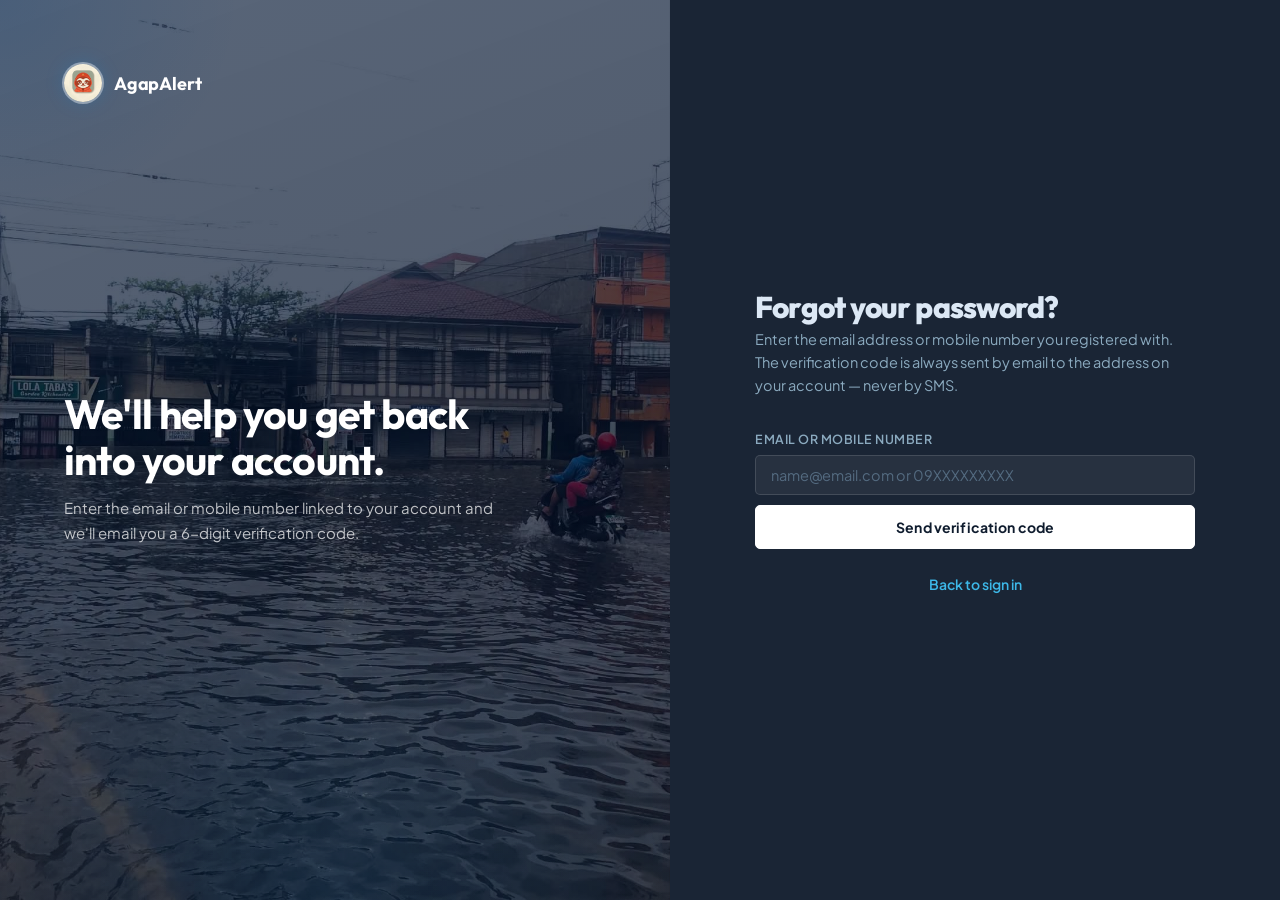
<file: forgot-password.html>
<!DOCTYPE html>
<html lang="en">
<head>
  <meta charset="utf-8">
  <meta name="viewport" content="width=device-width, initial-scale=1">
  <title>Reset password | AgapAlert</title>
  <link rel="icon" href="assets/img/favicon.png">
  <link rel="preconnect" href="https://fonts.googleapis.com">
  <link rel="preconnect" href="https://fonts.gstatic.com" crossorigin>
  <link href="https://fonts.googleapis.com/css2?family=Outfit:wght@600;700;800&family=Plus+Jakarta+Sans:wght@400;500;600;700&display=swap" rel="stylesheet">
  <link rel="stylesheet" href="assets/css/style.css">
</head>
<body class="auth-page">

<main class="auth">
  <section class="auth-brand">
    <a class="brand" href="login.html">
      <img src="assets/img/logo.png" alt="" width="36" height="36">AgapAlert
    </a>
    <div>
      <h1>We'll help you get back into your account.</h1>
      <p>Enter the email or mobile number linked to your account and we'll email you a 6-digit verification code.</p>
    </div>
    <span></span>
  </section>

  <section class="auth-form">
    <div class="auth-card">

      <!-- ── Step 1: enter email or phone ── -->
      <div id="step-phone">
        <h2>Forgot your password?</h2>
        <p class="sub">Enter the email address or mobile number you registered with. The verification code is always sent by email to the address on your account — never by SMS.</p>

        <div id="fp-error" class="notice notice-error" role="alert" style="display:none"></div>
        <div id="fp-info"  class="notice notice-success" role="status" style="display:none"></div>
        <div id="fp-phone-warn" class="notice notice-warning" role="status" style="display:none">
          Codes are emailed only. If this number’s account has no email on file, you will not receive a code — use your account email instead, or ask an administrator to add one.
        </div>

        <form id="phone-form" novalidate>
          <div class="field">
            <label for="phone">Email or mobile number</label>
            <input class="input" id="phone" name="identifier" type="text"
                   autocomplete="username" placeholder="name@email.com or 09XXXXXXXXX" required>
          </div>
          <button class="btn btn-primary btn-block" type="submit" id="send-btn">
            Send verification code
          </button>
        </form>

        <p class="auth-alt"><a href="login.html">Back to sign in</a></p>
      </div>

      <!-- ── Step 2: enter OTP + new password ── -->
      <div id="step-reset" style="display:none">
        <h2>Enter verification code</h2>
        <p class="sub" id="reset-sub">If the account exists, a 6-digit code was sent. Check your email (including the spam folder), then enter it below with your new password. The code works for 10 minutes.</p>

        <div id="rp-error" class="notice notice-error" role="alert" style="display:none"></div>

        <form id="reset-form" novalidate>
          <div class="field">
            <label for="otp">Verification code</label>
            <input class="input" id="otp" name="otp" type="text"
                   inputmode="numeric" pattern="\d{6}" maxlength="6"
                   autocomplete="one-time-code" placeholder="000000" required>
          </div>
          <div class="field">
            <label for="new-password">New password</label>
            <div class="pw-wrap">
              <input class="input" id="new-password" name="password" type="password"
                     autocomplete="new-password" placeholder="At least 8 characters" required>
              <button type="button" class="pw-toggle" data-target="new-password" aria-pressed="false">Show</button>
            </div>
          </div>
          <div class="field">
            <label for="confirm-password">Confirm new password</label>
            <div class="pw-wrap">
              <input class="input" id="confirm-password" name="confirm" type="password"
                     autocomplete="new-password" placeholder="Repeat password" required>
              <button type="button" class="pw-toggle" data-target="confirm-password" aria-pressed="false">Show</button>
            </div>
          </div>
          <button class="btn btn-primary btn-block" type="submit" id="reset-btn">
            Reset password
          </button>
        </form>

        <p class="auth-alt">
          Didn't receive a code?
          <button type="button" class="link-btn" id="resend-btn">Resend</button>
        </p>
      </div>

      <!-- ── Step 3: success ── -->
      <div id="step-done" style="display:none">
        <div style="text-align:center;padding:1rem 0 0.5rem">
          <svg width="48" height="48" viewBox="0 0 24 24" fill="none"
               stroke="var(--success,#00c47a)" stroke-width="2"
               stroke-linecap="round" stroke-linejoin="round">
            <circle cx="12" cy="12" r="10"/>
            <path d="M8 12l3 3 5-5"/>
          </svg>
        </div>
        <h2 style="text-align:center">Password reset!</h2>
        <p class="sub" style="text-align:center">Your password has been updated. You can now sign in with your new password.</p>
        <a class="btn btn-primary btn-block" href="login.html">Sign in</a>
      </div>

    </div>
  </section>
</main>

<script src="assets/js/auth.js"></script>
<script>
(function () {
  var phoneInput = document.getElementById('phone');
  var phoneForm  = document.getElementById('phone-form');
  var resetForm  = document.getElementById('reset-form');
  var sendBtn    = document.getElementById('send-btn');
  var resetBtn   = document.getElementById('reset-btn');
  var resendBtn  = document.getElementById('resend-btn');

  var stepPhone = document.getElementById('step-phone');
  var stepReset = document.getElementById('step-reset');
  var stepDone  = document.getElementById('step-done');

  var fpError = document.getElementById('fp-error');
  var fpInfo  = document.getElementById('fp-info');
  var fpPhoneWarn = document.getElementById('fp-phone-warn');
  var rpError = document.getElementById('rp-error');

  var currentPhone = '';

  function showError(el, msg) {
    el.textContent = msg;
    el.style.display = '';
  }
  function hideMsg(el) { el.style.display = 'none'; }

  function looksLikePhone(value) {
    return value.length > 0 && value.indexOf('@') === -1;
  }

  function updatePhoneWarn() {
    if (!fpPhoneWarn) return;
    fpPhoneWarn.style.display = looksLikePhone(phoneInput.value.trim()) ? '' : 'none';
  }

  phoneInput.addEventListener('input', updatePhoneWarn);
  phoneInput.addEventListener('blur', updatePhoneWarn);

  function setLoading(btn, loading, label) {
    btn.disabled = loading;
    btn.textContent = loading ? 'Please wait…' : label;
  }

  // ── Step 1: send OTP ────────────────────────────────────────────────────────
  phoneForm.addEventListener('submit', function (e) {
    e.preventDefault();
    hideMsg(fpError);
    hideMsg(fpInfo);

    var phone = phoneInput.value.trim();
    if (!phone) { showError(fpError, 'Please enter your email or mobile number.'); return; }

    updatePhoneWarn();
    setLoading(sendBtn, true, 'Send verification code');

    fetch('api/forgot-password.php', {
      method:  'POST',
      headers: { 'Content-Type': 'application/json' },
      body:    JSON.stringify({ identifier: phone })
    })
      .then(function (r) { return r.json(); })
      .then(function (data) {
        setLoading(sendBtn, false, 'Send verification code');
        if (!data.ok) { showError(fpError, data.error || 'Something went wrong.'); return; }

        currentPhone = phone;
        stepPhone.style.display = 'none';
        stepReset.style.display = '';
        var resetSub = document.getElementById('reset-sub');
        if (resetSub && looksLikePhone(phone)) {
          resetSub.textContent = 'If this account has an email on file, a 6-digit code was sent there (not by SMS). Check that inbox — including spam — then enter the code below. Accounts with no email cannot receive a code.';
        }
      })
      .catch(function () {
        setLoading(sendBtn, false, 'Send verification code');
        showError(fpError, 'Network error. Please try again.');
      });
  });

  // ── Step 2: verify OTP + reset password ─────────────────────────────────────
  resetForm.addEventListener('submit', function (e) {
    e.preventDefault();
    hideMsg(rpError);

    var otp      = document.getElementById('otp').value.trim();
    var password = document.getElementById('new-password').value;
    var confirm  = document.getElementById('confirm-password').value;

    if (!otp || otp.length !== 6) { showError(rpError, 'Enter the 6-digit code we sent you.'); return; }
    if (password.length < 8)      { showError(rpError, 'Password must be at least 8 characters.'); return; }
    if (password !== confirm)     { showError(rpError, 'Passwords do not match.'); return; }

    setLoading(resetBtn, true, 'Reset password');

    fetch('api/reset-password.php', {
      method:  'POST',
      headers: { 'Content-Type': 'application/json' },
      body:    JSON.stringify({ identifier: currentPhone, otp: otp, password: password })
    })
      .then(function (r) { return r.json(); })
      .then(function (data) {
        setLoading(resetBtn, false, 'Reset password');
        if (!data.ok) { showError(rpError, data.error || 'Could not reset password.'); return; }
        stepReset.style.display = 'none';
        stepDone.style.display  = '';
      })
      .catch(function () {
        setLoading(resetBtn, false, 'Reset password');
        showError(rpError, 'Network error. Please try again.');
      });
  });

  // ── Resend ──────────────────────────────────────────────────────────────────
  resendBtn.addEventListener('click', function () {
    stepReset.style.display = 'none';
    stepPhone.style.display = '';
    hideMsg(fpError);
    hideMsg(fpInfo);
  });
})();
</script>
</body>
</html>
</file>
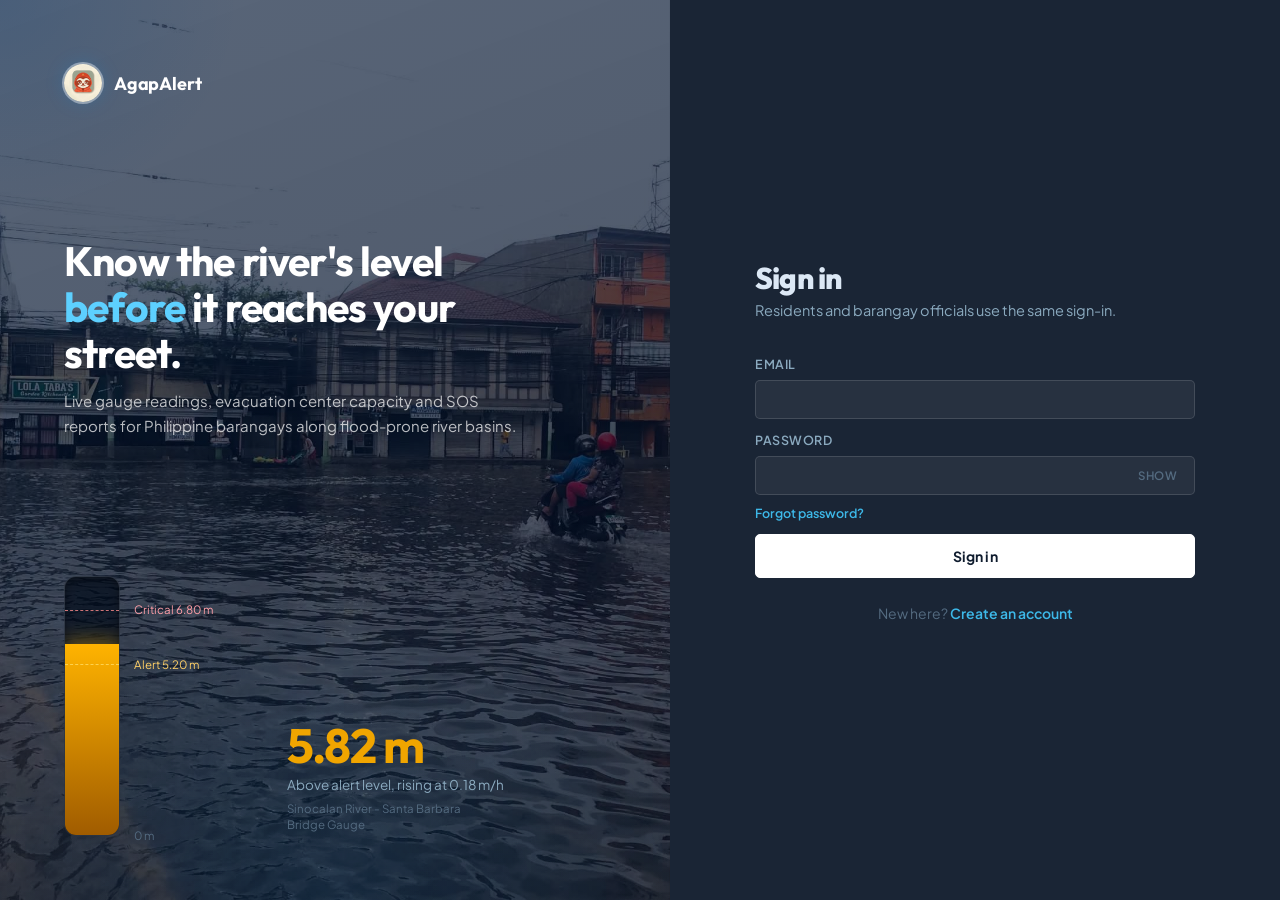
<file: login.html>
<!DOCTYPE html>
<html lang="en">
<head>
  <meta charset="utf-8">
  <meta name="viewport" content="width=device-width, initial-scale=1">
  <title>Sign in | AgapAlert</title>
  <link rel="icon" href="assets/img/favicon.png">
  <link rel="preconnect" href="https://fonts.googleapis.com">
  <link rel="preconnect" href="https://fonts.gstatic.com" crossorigin>
  <link href="https://fonts.googleapis.com/css2?family=Outfit:wght@600;700;800&family=Plus+Jakarta+Sans:wght@400;500;600;700&family=IBM+Plex+Mono:wght@500;600&display=swap" rel="stylesheet">
  <link rel="stylesheet" href="assets/css/style.css">
</head>
<body class="auth-page">

<main class="auth">
  <section class="auth-brand">
    <a class="brand" href="login.html">
      <img src="assets/img/logo.png" alt="" width="36" height="36">AgapAlert
    </a>
    <div>
      <h1>Know the river's level <em>before</em> it reaches your street.</h1>
      <p>Live gauge readings, evacuation center capacity and SOS reports for Philippine barangays along flood-prone river basins.</p>
    </div>

    <figure class="gauge" aria-label="River gauge for Sinocalan River - Santa Barbara Bridge Gauge">
      <div class="gauge-tube">
        <div class="gauge-fill gauge-warn" style="height: 74%"></div>
        <span class="gauge-line gauge-line-alert" style="bottom: 66%"></span>
        <span class="gauge-line gauge-line-crit"  style="bottom: 87%"></span>
      </div>
      <div class="gauge-scale">
        <span style="bottom: 87%">Critical 6.80 m</span>
        <span style="bottom: 66%">Alert 5.20 m</span>
        <span style="bottom: 0">0 m</span>
      </div>
      <figcaption>
        <strong class="gauge-reading gauge-text-warn">5.82 m</strong>
        <span>Above alert level, rising at 0.18 m/h</span>
        <small>Sinocalan River - Santa Barbara Bridge Gauge</small>
      </figcaption>
    </figure>
  </section>

  <section class="auth-form">
    <div class="auth-card">
      <h2>Sign in</h2>
      <p class="sub">Residents and barangay officials use the same sign-in.</p>

      <div id="login-error" class="notice notice-error" role="alert" style="display:none"></div>

      <!-- Hidden GIS initialiser -->
      <div id="g_id_onload" style="display:none"></div>

      <form id="login-form" novalidate>
        <div class="field">
          <label for="email">Email</label>
          <input class="input" id="email" name="email" type="email" autocomplete="username" required>
        </div>
        <div class="field">
          <label for="password">Password</label>
          <div class="pw-wrap">
            <input class="input" id="password" name="password" type="password" autocomplete="current-password" required>
            <button type="button" class="pw-toggle" data-target="password" aria-pressed="false">Show</button>
          </div>
          <a class="forgot-password" href="forgot-password.html">Forgot password?</a>
        </div>
        <button class="btn btn-primary btn-block" type="submit">Sign in</button>
      </form>

      <!-- Google Sign-In (below the form) -->
      <div class="auth-divider" style="display:flex;align-items:center;gap:0.75rem;margin:1rem 0 0.75rem">
        <span style="flex:1;height:1px;background:var(--line)"></span>
        <span style="font-size:12px;color:var(--text-3);white-space:nowrap">or</span>
        <span style="flex:1;height:1px;background:var(--line)"></span>
      </div>
      <div id="google-error" class="notice notice-error" role="alert" style="display:none;margin-bottom:0.75rem"></div>
      <button id="google-btn" type="button" class="btn-google" style="display:none">
        <svg xmlns="http://www.w3.org/2000/svg" width="18" height="18" viewBox="0 0 48 48" aria-hidden="true">
          <path fill="#EA4335" d="M24 9.5c3.54 0 6.71 1.22 9.21 3.6l6.85-6.85C35.9 2.38 30.47 0 24 0 14.62 0 6.51 5.38 2.56 13.22l7.98 6.19C12.43 13.72 17.74 9.5 24 9.5z"/>
          <path fill="#4285F4" d="M46.98 24.55c0-1.57-.15-3.09-.38-4.55H24v9.02h12.94c-.58 2.96-2.26 5.48-4.78 7.18l7.73 6c4.51-4.18 7.09-10.36 7.09-17.65z"/>
          <path fill="#FBBC05" d="M10.53 28.59c-.48-1.45-.76-2.99-.76-4.59s.27-3.14.76-4.59l-7.98-6.19C.92 16.46 0 20.12 0 24c0 3.88.92 7.54 2.56 10.78l7.97-6.19z"/>
          <path fill="#34A853" d="M24 48c6.48 0 11.93-2.13 15.89-5.81l-7.73-6c-2.15 1.45-4.92 2.3-8.16 2.3-6.26 0-11.57-4.22-13.47-9.91l-7.98 6.19C6.51 42.62 14.62 48 24 48z"/>
          <path fill="none" d="M0 0h48v48H0z"/>
        </svg>
        Continue with Google account
      </button>

      <p class="auth-alt">New here? <a href="register.html">Create an account</a></p>
    </div>
  </section>
</main>

<script src="assets/js/google-auth.js"></script>
<script src="assets/js/auth.js"></script>
<script src="assets/js/login.js"></script>
</body>
</html>
</file>
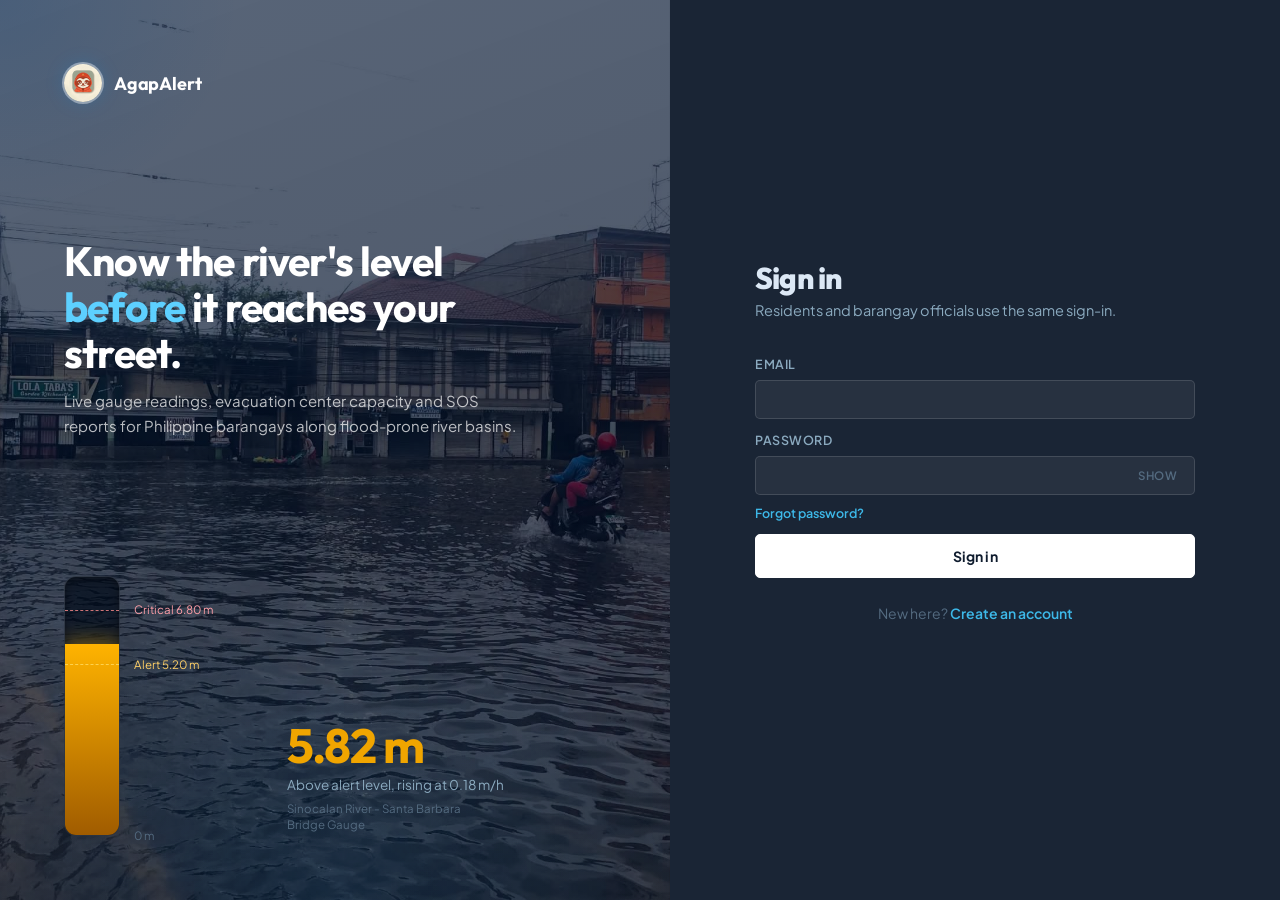
<file: profile.html>
<!DOCTYPE html>
<html lang="fil" data-theme="dark">
<head>
  <meta charset="utf-8">
  <meta name="viewport" content="width=device-width, initial-scale=1, viewport-fit=cover">
  <title>Aking Profile | AgapAlert</title>
  <link rel="icon" href="assets/img/favicon.png">
  <link rel="preconnect" href="https://fonts.googleapis.com">
  <link rel="preconnect" href="https://fonts.gstatic.com" crossorigin>
  <link href="https://fonts.googleapis.com/css2?family=IBM+Plex+Sans:wght@400;500;600;700&family=IBM+Plex+Mono:wght@500;600;700&display=swap" rel="stylesheet">
  <link rel="stylesheet" href="assets/css/dashboard.css">
  <link rel="stylesheet" href="assets/css/profile.css">
  <script>
    (function(){
      var t = localStorage.getItem('agapalert_theme');
      if (t) document.documentElement.setAttribute('data-theme', t);
    })();
  </script>
</head>
<body>

  <header class="hd">
    <div class="hi">
      <div class="brand">
        <img id="logo" src="assets/img/logo.png" alt="">
        AGAP Alert
      </div>
      <nav class="tabs" aria-label="Main"></nav>
      <div class="hr">
        <button class="theme-btn" id="theme-btn" type="button" aria-label="Toggle light/dark mode">
          <svg class="i"><use href="#i-moon"/></svg>
        </button>
        <div class="user-chip" id="user-chip" style="display:none">
          <span class="name" id="user-name"></span>
          <span class="role" id="user-role"></span>
          <div class="settings-menu" id="settings-menu">
            <button class="settings-btn" id="settings-btn" aria-label="Settings" aria-expanded="false" aria-haspopup="true">
              <svg width="15" height="15" viewBox="0 0 24 24" fill="none" stroke="currentColor" stroke-width="2" stroke-linecap="round" stroke-linejoin="round">
                <circle cx="12" cy="12" r="3"/>
                <path d="M19.4 15a1.65 1.65 0 0 0 .33 1.82l.06.06a2 2 0 0 1-2.83 2.83l-.06-.06a1.65 1.65 0 0 0-1.82-.33 1.65 1.65 0 0 0-1 1.51V21a2 2 0 0 1-4 0v-.09A1.65 1.65 0 0 0 9 19.4a1.65 1.65 0 0 0-1.82.33l-.06.06a2 2 0 0 1-2.83-2.83l.06-.06A1.65 1.65 0 0 0 4.68 15a1.65 1.65 0 0 0-1.51-1H3a2 2 0 0 1 0-4h.09A1.65 1.65 0 0 0 4.6 9a1.65 1.65 0 0 0-.33-1.82l-.06-.06a2 2 0 0 1 2.83-2.83l.06.06A1.65 1.65 0 0 0 9 4.68a1.65 1.65 0 0 0 1-1.51V3a2 2 0 0 1 4 0v.09a1.65 1.65 0 0 0 1 1.51 1.65 1.65 0 0 0 1.82-.33l.06-.06a2 2 0 0 1 2.83 2.83l-.06.06A1.65 1.65 0 0 0 19.4 9a1.65 1.65 0 0 0 1.51 1H21a2 2 0 0 1 0 4h-.09a1.65 1.65 0 0 0-1.51 1z"/>
              </svg>
            </button>
            <div class="settings-dropdown" id="settings-dropdown">
              <a class="settings-item" href="profile.html">
                <svg width="14" height="14" viewBox="0 0 24 24" fill="none" stroke="currentColor" stroke-width="2" stroke-linecap="round" stroke-linejoin="round"><path d="M20 21v-2a4 4 0 0 0-4-4H8a4 4 0 0 0-4 4v2"/><circle cx="12" cy="7" r="4"/></svg>
                Profile
              </a>
              <button class="settings-item settings-item-danger" id="signout-btn" type="button">
                <svg width="14" height="14" viewBox="0 0 24 24" fill="none" stroke="currentColor" stroke-width="2" stroke-linecap="round" stroke-linejoin="round"><path d="M9 21H5a2 2 0 0 1-2-2V5a2 2 0 0 1 2-2h4"/><polyline points="16 17 21 12 16 7"/><line x1="21" y1="12" x2="9" y2="12"/></svg>
                Mag-sign out
              </button>
            </div>
          </div>
        </div>
      </div>
    </div>
  </header>

  <svg width="0" height="0" style="position:absolute" aria-hidden="true">
    <symbol id="i-sun"  viewBox="0 0 24 24"><circle cx="12" cy="12" r="4"/><path d="M12 2v2M12 20v2M4.93 4.93l1.41 1.41M17.66 17.66l1.41 1.41M2 12h2M20 12h2M4.93 19.07l1.41-1.41M17.66 6.34l1.41-1.41"/></symbol>
    <symbol id="i-moon" viewBox="0 0 24 24"><path d="M21 12.79A9 9 0 1 1 11.21 3 7 7 0 0 0 21 12.79z"/></symbol>
  </svg>

  <div class="profile-wrap">

    <a class="profile-back" href="index.html">
      <svg viewBox="0 0 24 24"><polyline points="15 18 9 12 15 6"/></svg>
      Bumalik sa dashboard
    </a>

    <!-- Avatar -->
    <div class="avatar-card">
      <div class="avatar-wrap">
        <div class="avatar-circle">
          <div class="avatar" id="avatar-el" title="Baguhin ang larawan">
            <span id="avatar-initial">?</span>
          </div>
          <label class="avatar-edit-btn" for="avatar-input" title="Mag-upload ng larawan" aria-label="Mag-upload ng profile photo">
            <svg viewBox="0 0 24 24"><path d="M23 19a2 2 0 0 1-2 2H3a2 2 0 0 1-2-2V8a2 2 0 0 1 2-2h4l2-3h6l2 3h4a2 2 0 0 1 2 2z"/><circle cx="12" cy="13" r="4"/></svg>
          </label>
          <input type="file" id="avatar-input" accept="image/*" style="display:none" aria-label="Mag-upload ng profile photo">
        </div>
        <p class="avatar-hint">I-click para baguhin</p>
        <button class="avatar-remove" id="avatar-remove">Alisin ang larawan</button>
      </div>
      <div class="avatar-info">
        <h2 id="display-name">—</h2>
        <p id="display-sub">—</p>
        <div id="role-badge" class="role-badge"></div>
      </div>
    </div>

    <!-- Personal information -->
    <div class="form-card">
      <div class="form-card-head">
        <h3>Personal na impormasyon</h3>
        <p>I-update ang iyong pangalan at contact details.</p>
      </div>
      <div class="form-card-body">

        <div class="row-2">
          <div class="pf-field">
            <label for="pf-fname">Pangalan (first name)</label>
            <input class="pf-input" id="pf-fname" type="text" autocomplete="given-name" maxlength="50">
            <span class="pf-error" id="err-fname"></span>
          </div>
          <div class="pf-field">
            <label for="pf-lname">Apelyido (last name)</label>
            <input class="pf-input" id="pf-lname" type="text" autocomplete="family-name" maxlength="50">
            <span class="pf-error" id="err-lname"></span>
          </div>
        </div>

        <div class="pf-field">
          <label for="pf-mname">Gitnang pangalan <span>(opsyonal)</span></label>
          <input class="pf-input" id="pf-mname" type="text" autocomplete="additional-name" maxlength="50">
          <span class="pf-error" id="err-mname"></span>
        </div>

        <div class="row-2">
          <div class="pf-field">
            <label for="pf-phone">Numero ng mobile</label>
            <input class="pf-input" id="pf-phone" type="tel" autocomplete="tel" placeholder="+63 9XX XXX XXXX">
            <span class="pf-error" id="err-phone"></span>
          </div>
          <div class="pf-field">
            <label for="pf-email">Email <span>(opsyonal)</span></label>
            <input class="pf-input" id="pf-email" type="email" autocomplete="email">
            <span class="pf-error" id="err-email"></span>
          </div>
        </div>

        <div class="pf-field">
          <label>Barangay</label>
          <p class="pf-input" style="margin:0;background:var(--surface-2);cursor:default">Dalongue, Santa Barbara, Pangasinan</p>
        </div>

        <div id="pending-notice" class="pf-notice pf-notice-warn" style="display:none">
          Ang iyong kahilingan para sa opisyal na access ay nasa ilalim ng pagsusuri. Mayroon kang resident access sa ngayon.
        </div>
        <div id="official-notice" class="pf-notice pf-notice-ok" style="display:none">
          Aktibo ang opisyal na access — maaari kang mamahala ng mga evacuation center, stock, at mga ulat ng iyong barangay.
        </div>

      </div>
      <div class="pf-actions">
        <button class="pf-btn pf-btn-primary" id="save-info">I-save ang mga pagbabago</button>
        <a class="pf-btn pf-btn-ghost" href="index.html">Kanselahin</a>
        <span class="pf-save-status" id="info-saved">✓ Nai-save</span>
      </div>
    </div>

    <!-- Change password -->
    <div class="form-card" id="pw-card">
      <div class="form-card-head">
        <h3>Baguhin ang password</h3>
        <p id="pw-card-sub">Iwanang blangko para mapanatili ang iyong kasalukuyang password.</p>
      </div>
      <div class="form-card-body">
        <!-- Force-change notice (shown only when redirected from login after admin reset) -->
        <div id="force-pw-notice" class="pf-notice pf-notice-warn" style="display:none">
          ⚠️ Ang iyong password ay na-reset ng administrator. Kailangan mong magtakda ng bagong password bago ka makapagpatuloy.
        </div>
        <div class="pf-field" id="current-pw-field">
          <label for="pf-pw0">Kasalukuyang password</label>
          <input class="pf-input" id="pf-pw0" type="password" autocomplete="current-password" placeholder="Ilagay ang kasalukuyang password">
          <span class="pf-error" id="err-pw0"></span>
        </div>
        <div class="row-2">
          <div class="pf-field">
            <label for="pf-pw1">Bagong password</label>
            <input class="pf-input" id="pf-pw1" type="password" autocomplete="new-password" placeholder="Hindi bababa sa 8 character">
            <span class="pf-error" id="err-pw1"></span>
          </div>
          <div class="pf-field">
            <label for="pf-pw2">Kumpirmahin ang bagong password</label>
            <input class="pf-input" id="pf-pw2" type="password" autocomplete="new-password">
            <span class="pf-error" id="err-pw2"></span>
          </div>
        </div>
      </div>
      <div class="pf-actions">
        <button class="pf-btn pf-btn-primary" id="save-pw">I-update ang password</button>
        <span class="pf-save-status" id="pw-saved">✓ Na-update ang password</span>
      </div>
    </div>

    <!-- Account -->
    <div class="form-card danger-zone">
      <div class="form-card-head">
        <h3>Account</h3>
        <p>Mag-sign out sa device na ito. Ang pagbura ng account ay hindi pa available.</p>
      </div>
      <div class="form-card-body" style="flex-direction:row;flex-wrap:wrap;gap:0.75rem">
        <button class="pf-btn pf-btn-ghost" id="signout-page">Mag-sign out</button>
        <button class="pf-btn pf-btn-danger" id="delete-account" disabled title="Hindi pa available ang pagbura ng account">Burahin ang account (hindi pa available)</button>
      </div>
    </div>

  </div>

  <script src="assets/js/profile.js"></script>
</body>
</html>
</file>
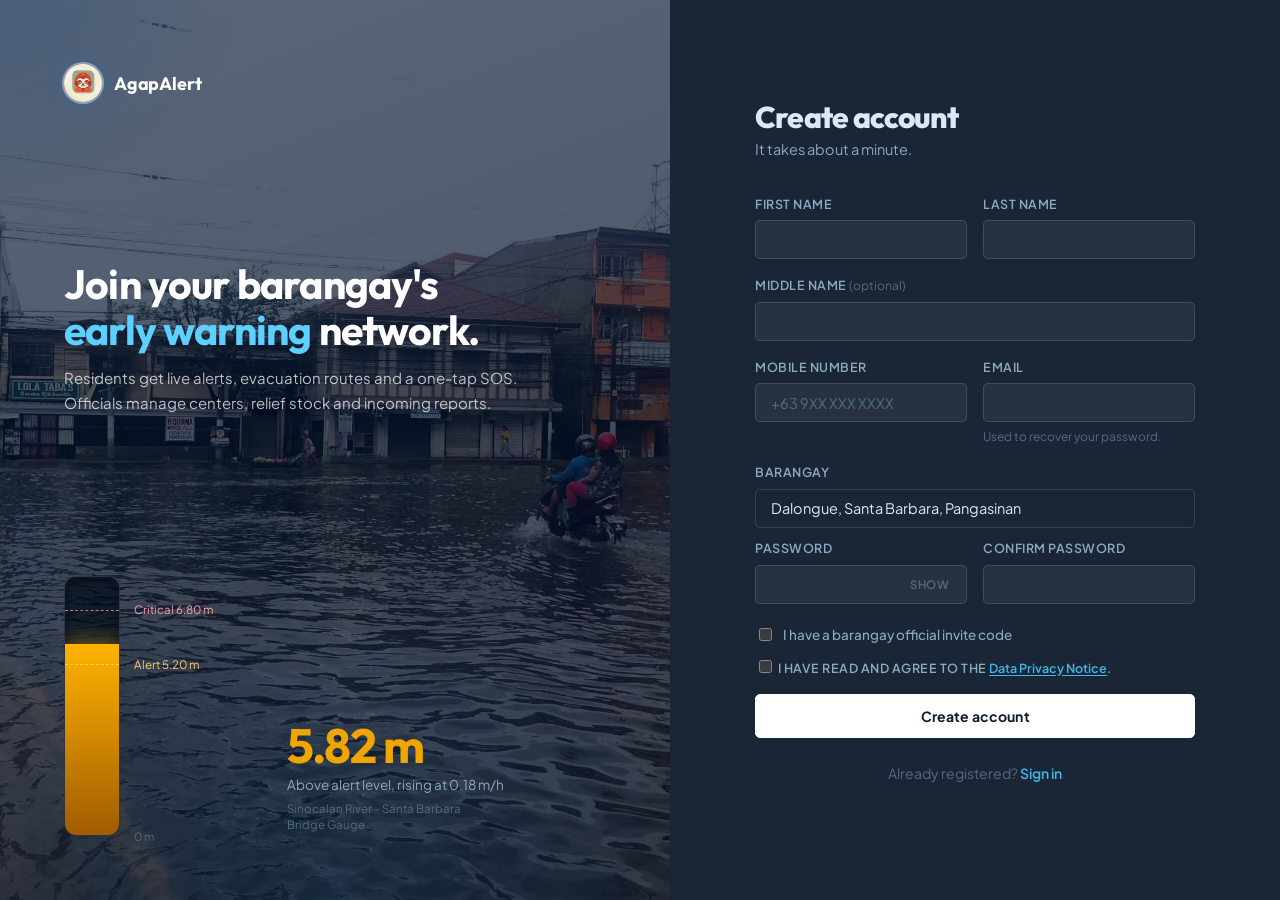
<file: register.html>
<!DOCTYPE html>
<html lang="en">
<head>
  <meta charset="utf-8">
  <meta name="viewport" content="width=device-width, initial-scale=1">
  <title>Create account | AgapAlert</title>
  <link rel="icon" href="assets/img/favicon.png">
  <link rel="preconnect" href="https://fonts.googleapis.com">
  <link rel="preconnect" href="https://fonts.gstatic.com" crossorigin>
  <link href="https://fonts.googleapis.com/css2?family=Outfit:wght@600;700;800&family=Plus+Jakarta+Sans:wght@400;500;600;700&family=IBM+Plex+Mono:wght@500;600&display=swap" rel="stylesheet">
  <link rel="stylesheet" href="assets/css/style.css">
</head>
<body class="auth-page">

<main class="auth">
  <section class="auth-brand">
    <a class="brand" href="login.html">
      <img src="assets/img/logo.png" alt="" width="36" height="36">AgapAlert
    </a>
    <div>
      <h1>Join your barangay's <em>early warning</em> network.</h1>
      <p>Residents get live alerts, evacuation routes and a one-tap SOS. Officials manage centers, relief stock and incoming reports.</p>
    </div>

    <figure class="gauge" aria-label="River gauge for Sinocalan River - Santa Barbara Bridge Gauge">
      <div class="gauge-tube">
        <div class="gauge-fill gauge-warn" style="height: 74%"></div>
        <span class="gauge-line gauge-line-alert" style="bottom: 66%"></span>
        <span class="gauge-line gauge-line-crit"  style="bottom: 87%"></span>
      </div>
      <div class="gauge-scale">
        <span style="bottom: 87%">Critical 6.80 m</span>
        <span style="bottom: 66%">Alert 5.20 m</span>
        <span style="bottom: 0">0 m</span>
      </div>
      <figcaption>
        <strong class="gauge-reading gauge-text-warn">5.82 m</strong>
        <span>Above alert level, rising at 0.18 m/h</span>
        <small>Sinocalan River - Santa Barbara Bridge Gauge</small>
      </figcaption>
    </figure>
  </section>

  <section class="auth-form">
    <div class="auth-card">
      <h2>Create account</h2>
      <p class="sub">It takes about a minute.</p>

      <!-- Hidden GIS initialiser -->
      <div id="g_id_onload" style="display:none"></div>

      <form id="register-form" novalidate>

        <div class="row-2">
          <div class="field">
            <label for="fname">First name</label>
            <input class="input" id="fname" name="fname" autocomplete="given-name" maxlength="50" required>
            <div id="err-fname" class="error" role="alert"></div>
          </div>
          <div class="field">
            <label for="lname">Last name</label>
            <input class="input" id="lname" name="lname" autocomplete="family-name" maxlength="50" required>
            <div id="err-lname" class="error" role="alert"></div>
          </div>
        </div>

        <div class="field">
          <label for="mname">Middle name <span class="field-optional">(optional)</span></label>
          <input class="input" id="mname" name="mname" autocomplete="additional-name" maxlength="50">
          <div id="err-mname" class="error" role="alert"></div>
        </div>

        <div class="row-2">
          <div class="field">
            <label for="phone">Mobile number</label>
            <input class="input" id="phone" name="phone" type="tel" autocomplete="tel" required placeholder="+63 9XX XXX XXXX">
            <div id="err-phone" class="error" role="alert"></div>
          </div>
          <div class="field">
            <label for="email">Email</label>
            <input class="input" id="email" name="email" type="email" autocomplete="email" required>
            <p class="field-hint" style="font-size:12px;color:var(--text-3);margin:0.3rem 0 0">Used to recover your password.</p>
            <div id="err-email" class="error" role="alert"></div>
          </div>
        </div>

        <div class="field">
          <label>Barangay</label>
          <p class="input" style="margin:0;background:var(--surface-2);cursor:default">Dalongue, Santa Barbara, Pangasinan</p>
        </div>

        <div class="row-2">
          <div class="field">
            <label for="password">Password</label>
            <div class="pw-wrap">
              <input class="input" id="password" name="password" type="password" autocomplete="new-password" minlength="8" required>
              <button type="button" class="pw-toggle" data-target="password" aria-pressed="false">Show</button>
            </div>
            <div id="err-password" class="error" role="alert"></div>
          </div>
          <div class="field">
            <label for="password_confirm">Confirm password</label>
            <input class="input" id="password_confirm" name="password_confirm" type="password" autocomplete="new-password" required>
            <div id="err-password_confirm" class="error" role="alert"></div>
          </div>
        </div>

        <div class="field" style="margin-top:0.25rem">
          <label class="invite-toggle" style="display:flex;align-items:center;gap:0.5rem;cursor:pointer;user-select:none">
            <input type="checkbox" id="has-invite" style="width:auto;accent-color:var(--accent)">
            <span style="font-size:13.5px;font-weight:500;color:var(--text-2);text-transform:none;letter-spacing:0">
              I have a barangay official invite code
            </span>
          </label>
        </div>

        <div class="field" id="invite-code-field" style="display:none">
          <label for="invite_code">Invite code</label>
          <input class="input" id="invite_code" name="invite_code" type="text" autocomplete="off"
                 placeholder="e.g. BRGY-XXXX-XXXX" style="font-family:'IBM Plex Mono',monospace;letter-spacing:0.05em">
          <div id="err-invite_code" class="error" role="alert"></div>
          <p style="font-size:12px;color:var(--text-3);margin:0.4rem 0 0">
            Issued by your system administrator. Your account will be reviewed before official access is granted.
          </p>
        </div>

        <div class="field privacy-field">
          <label class="privacy-label" for="privacy_accepted">
            <input type="checkbox" id="privacy_accepted" name="privacy_accepted" required style="width:auto;accent-color:var(--accent);flex-shrink:0;margin-top:2px">
            <span>
              I have read and agree to the
              <button type="button" class="privacy-link" id="show-privacy">Data Privacy Notice</button>.
            </span>
          </label>
          <div id="err-privacy" class="error" role="alert"></div>
        </div>

        <button class="btn btn-primary btn-block" type="submit">Create account</button>
      </form>

      <!-- Google Sign-In (below the form) -->
      <div class="auth-divider" style="display:flex;align-items:center;gap:0.75rem;margin:1rem 0 0.75rem">
        <span style="flex:1;height:1px;background:var(--line)"></span>
        <span style="font-size:12px;color:var(--text-3);white-space:nowrap">or</span>
        <span style="flex:1;height:1px;background:var(--line)"></span>
      </div>
      <div id="google-error" class="notice notice-error" role="alert" style="display:none;margin-bottom:0.75rem"></div>
      <button id="google-btn" type="button" class="btn-google" style="display:none">
        <svg xmlns="http://www.w3.org/2000/svg" width="18" height="18" viewBox="0 0 48 48" aria-hidden="true">
          <path fill="#EA4335" d="M24 9.5c3.54 0 6.71 1.22 9.21 3.6l6.85-6.85C35.9 2.38 30.47 0 24 0 14.62 0 6.51 5.38 2.56 13.22l7.98 6.19C12.43 13.72 17.74 9.5 24 9.5z"/>
          <path fill="#4285F4" d="M46.98 24.55c0-1.57-.15-3.09-.38-4.55H24v9.02h12.94c-.58 2.96-2.26 5.48-4.78 7.18l7.73 6c4.51-4.18 7.09-10.36 7.09-17.65z"/>
          <path fill="#FBBC05" d="M10.53 28.59c-.48-1.45-.76-2.99-.76-4.59s.27-3.14.76-4.59l-7.98-6.19C.92 16.46 0 20.12 0 24c0 3.88.92 7.54 2.56 10.78l7.97-6.19z"/>
          <path fill="#34A853" d="M24 48c6.48 0 11.93-2.13 15.89-5.81l-7.73-6c-2.15 1.45-4.92 2.3-8.16 2.3-6.26 0-11.57-4.22-13.47-9.91l-7.98 6.19C6.51 42.62 14.62 48 24 48z"/>
          <path fill="none" d="M0 0h48v48H0z"/>
        </svg>
        Continue with Google account
      </button>

      <!-- Privacy Notice modal -->
      <div id="privacy-dialog" role="dialog" aria-modal="true" aria-labelledby="privacy-dialog-title"
           style="display:none;position:fixed;inset:0;z-index:999;background:rgba(0,0,0,0.65);backdrop-filter:blur(2px);align-items:center;justify-content:center;padding:1rem">
        <div style="background:var(--bg2);border:1px solid var(--line-s);border-radius:14px;padding:1.75rem;max-width:500px;width:100%;max-height:90vh;overflow-y:auto;box-shadow:0 20px 60px rgba(0,0,0,0.5)">
          <h3 id="privacy-dialog-title" style="margin:0 0 1rem;font-size:17px;color:var(--text);font-weight:700">Data Privacy Notice</h3>
          <div style="font-size:13.5px;line-height:1.7;color:var(--text-2)">
            <p><strong style="color:var(--text)">Who collects your data:</strong> AgapAlert, operated by the Barangay Dalongue Disaster Risk Reduction and Management Council (DRRMC), Santa Barbara, Pangasinan.</p>
            <p><strong style="color:var(--text)">What we collect:</strong> Full name, mobile number, email address, and location data (only during an active SOS or report).</p>
            <p><strong style="color:var(--text)">Why we collect it:</strong> To send flood alerts, dispatch rescue, manage evacuation centers, and contact you in an emergency.</p>
            <p><strong style="color:var(--text)">Who can access it:</strong> Barangay officials and administrators operating AgapAlert. Data is not sold or shared with commercial third parties.</p>
            <p><strong style="color:var(--text)">How long we keep it:</strong> For as long as your account is active. You may request deletion by contacting the barangay DRRMC.</p>
            <p style="margin-bottom:0"><strong style="color:var(--text)">Your rights under R.A. 10173:</strong> You have the right to access, correct, or erase your personal data. Contact: mdrrmo@santabarbara.gov.ph</p>
          </div>
          <div style="margin-top:1.5rem;text-align:right">
            <button type="button" id="close-privacy" class="btn btn-primary" style="padding:0.5rem 1.4rem">Close</button>
          </div>
        </div>
      </div>

      <p class="auth-alt">Already registered? <a href="login.html">Sign in</a></p>
    </div>
  </section>
</main>

<script src="assets/js/google-auth.js"></script>
<script src="assets/js/auth.js"></script>
<script src="assets/js/register.js"></script>
</body>
</html>
</file>
<file: assets/css/style.css>
/* =============================================================================
   AGAP Alert — Auth pages (login + register)
   Design: light mode, flood photo left panel, clean white form panel
   ============================================================================= */

/* ── Tokens ─────────────────────────────────────────────────────────────────── */
:root {
  --bg:         #1a2535;
  --bg2:        #1f2d40;
  --panel:      rgba(30, 44, 62, 0.92);
  --panel-b:    rgba(255,255,255,0.05);
  --line:       rgba(255,255,255,0.09);
  --line-s:     rgba(255,255,255,0.13);
  --text:       #dce8f5;
  --text-2:     #8baabf;
  --text-3:     #546b80;
  --accent:     #3db8e8;
  --accent-dim: rgba(61,184,232,0.12);
  --accent-ink: #0a1e2e;
  --ok:         #00c98a;
  --warn:       #f0a500;
  --danger:     #e84f5e;
  --warn-dim:   rgba(240,165,0,0.13);
  --danger-dim: rgba(232,79,94,0.11);
  --r:          14px;
  --r-s:        5px;
  --font:       'Plus Jakarta Sans', system-ui, -apple-system, sans-serif;
  --font-d:     'Outfit', 'Plus Jakarta Sans', system-ui, sans-serif;
  color-scheme: dark;
}

/* ── Reset ───────────────────────────────────────────────────────────────────── */
*, *::before, *::after { box-sizing: border-box; }
html { -webkit-text-size-adjust: 100%; }

body {
  margin: 0;
  min-height: 100vh;
  background: var(--bg);
  color: var(--text);
  font: 400 15px/1.6 var(--font);
  -webkit-font-smoothing: antialiased;
}

/* Subtle light mesh background */
body::before {
  content: '';
  position: fixed;
  inset: 0;
  background:
    radial-gradient(ellipse 80% 60% at 10% 20%, rgba(61,184,232,0.06) 0%, transparent 60%),
    radial-gradient(ellipse 60% 80% at 90% 80%, rgba(0,90,160,0.07) 0%, transparent 55%),
    radial-gradient(ellipse 100% 100% at 50% -10%, rgba(0,40,80,0.25) 0%, transparent 60%);
  pointer-events: none;
  z-index: 0;
}

body > * { position: relative; z-index: 1; }

h1, h2, h3 {
  font-family: var(--font-d);
  line-height: 1.1;
  margin: 0 0 0.5em;
  letter-spacing: -0.02em;
}

a { color: var(--accent); text-decoration: none; }
a:hover { text-decoration: underline; }

:focus-visible {
  outline: none;
}

/* ── Auth shell ──────────────────────────────────────────────────────────────── */
.auth {
  min-height: 100vh;
  display: grid;
  grid-template-columns: minmax(0, 1.1fr) minmax(0, 1fr);
}

/* ── Brand / left panel ──────────────────────────────────────────────────────── */
.auth-brand {
  padding: clamp(2rem, 5vw, 4rem);
  display: flex;
  flex-direction: column;
  justify-content: space-between;
  gap: 3rem;
  background:
    linear-gradient(160deg, rgba(0,20,50,0.65) 0%, rgba(0,10,30,0.72) 100%),
    url("../img/flood-emergency.jpg") center center / cover no-repeat;
  border-right: 1px solid rgba(0,0,0,0.08);
  position: relative;
  overflow: hidden;
}

.auth-brand::after {
  content: '';
  position: absolute;
  inset: 0;
  background:
    radial-gradient(ellipse 80% 50% at 50% 100%, rgba(0,150,255,0.08) 0%, transparent 70%),
    radial-gradient(ellipse 60% 40% at 0% 0%, rgba(0,60,120,0.18) 0%, transparent 60%);
  pointer-events: none;
}

/* Brand logo */
.brand {
  display: inline-flex;
  align-items: center;
  gap: 0.75rem;
  font: 700 18px var(--font-d);
  color: #ffffff;
  text-decoration: none;
  letter-spacing: -0.01em;
  position: relative;
  z-index: 1;
}

.brand img {
  width: 38px;
  height: 38px;
  border-radius: 50%;
  box-shadow: 0 0 0 2px rgba(255,255,255,0.4), 0 0 20px rgba(0,150,255,0.2);
}

.auth-brand h1 {
  font-size: clamp(26px, 3.2vw, 42px);
  max-width: 16ch;
  line-height: 1.12;
  color: #ffffff;
  margin: 0;
  position: relative;
  z-index: 1;
}

.auth-brand h1 em {
  font-style: normal;
  color: #5dd0ff;
}

.auth-brand p {
  color: rgba(255,255,255,0.72);
  max-width: 42ch;
  margin: 0.75rem 0 0;
  line-height: 1.65;
  font-size: 15px;
  position: relative;
  z-index: 1;
}

/* Gauge wrapper also needs z-index above the ::after overlay */
.auth-brand .gauge {
  position: relative;
  z-index: 1;
}

/* ── Right / form panel ──────────────────────────────────────────────────────── */
.auth-form {
  padding: clamp(2rem, 6vw, 5rem) clamp(1.5rem, 5vw, 4.5rem);
  display: flex;
  flex-direction: column;
  justify-content: center;
  background: var(--bg);
  backdrop-filter: blur(12px);
  -webkit-backdrop-filter: blur(12px);
}

.auth-card {
  width: 100%;
  max-width: 440px;
  margin: 0 auto;
}

.auth-card h2 {
  font-size: 30px;
  font-weight: 800;
  letter-spacing: -0.03em;
  color: var(--text);
  margin: 0 0 0.25rem;
}

.auth-card .sub {
  color: var(--text-2);
  margin: 0 0 2rem;
  font-size: 14.5px;
}

.auth-alt {
  margin-top: 1.5rem;
  text-align: center;
  color: var(--text-3);
  font-size: 14px;
}

.auth-alt a {
  color: var(--accent);
  font-weight: 600;
}

/* ── Form elements ───────────────────────────────────────────────────────────── */
.field {
  margin-bottom: 0.65rem;
}

.field label,
.field legend {
  display: block;
  font-weight: 600;
  font-size: 12.5px;
  margin-bottom: 0.4rem;
  color: var(--text-2);
  letter-spacing: 0.04em;
  text-transform: uppercase;
  padding: 0;
}

.forgot-password {
  display: inline-block;
  margin-top: 0.45rem;
  color: var(--accent);
  font-size: 12.5px;
  font-weight: 600;
  text-transform: none;
  letter-spacing: 0;
}

.field .hint {
  font-size: 12px;
  color: var(--text-3);
  margin-top: 0.35rem;
}

.field .error {
  font-size: 12.5px;
  color: var(--danger);
  margin-top: 0.35rem;
  display: flex;
  align-items: center;
  gap: 4px;
}

.input,
select.input {
  width: 100%;
  padding: 0.6rem 0.9rem;
  background: rgba(255,255,255,0.06);
  color: var(--text);
  border: 1px solid var(--line-s);
  border-radius: var(--r-s);
  font: 400 14.5px var(--font);
  transition: border-color 0.2s, background 0.2s, box-shadow 0.2s;
  appearance: none;
  -webkit-appearance: none;
}

.input::placeholder { color: var(--text-3); }

select.input option,
select.input optgroup {
  background: #1e2e42;
  color: var(--text);
}

.input:hover {
  border-color: rgba(255,255,255,0.22);
  background: rgba(255,255,255,0.09);
}

.input:focus {
  outline: none;
  border-color: rgba(255,255,255,0.3);
  background: rgba(255,255,255,0.08);
  box-shadow: none;
}

.input.is-invalid {
  border-color: var(--danger);
  box-shadow: 0 0 0 3px var(--danger-dim);
}

/* Password wrapper */
.pw-wrap { position: relative; }
.pw-wrap .input { padding-right: 4.8rem; }

.pw-toggle {
  position: absolute;
  right: 0.5rem;
  top: 50%;
  transform: translateY(-50%);
  background: none;
  border: 0;
  color: var(--text-3);
  font: 600 11.5px var(--font);
  letter-spacing: 0.05em;
  text-transform: uppercase;
  padding: 0.4rem 0.6rem;
  cursor: pointer;
  border-radius: 6px;
  transition: color 0.15s;
}
.pw-toggle:hover { color: var(--accent); }

/* Two-column row */
.row-2 {
  display: grid;
  grid-template-columns: 1fr 1fr;
  gap: 0 1rem;
}

/* ── Segmented role selector ─────────────────────────────────────────────────── */
.segment {
  display: grid;
  grid-template-columns: 1fr 1fr;
  gap: 0.6rem;
  border: 0;
  padding: 0;
  margin: 0 0 1.25rem;
}

.segment input {
  position: absolute;
  opacity: 0;
  pointer-events: none;
}

.segment label {
  display: block;
  margin: 0;
  padding: 0.9rem 1rem;
  border: 1px solid var(--line-s);
  border-radius: var(--r-s);
  cursor: pointer;
  background: rgba(255,255,255,0.04);
  transition: border-color 0.2s, background 0.2s;
}

.segment label:hover {
  border-color: rgba(61,184,232,0.35);
  background: rgba(61,184,232,0.05);
}

.segment label strong {
  display: block;
  font-size: 14px;
  font-weight: 700;
  color: var(--text);
  margin-bottom: 2px;
}

.segment label span {
  font-size: 12px;
  color: var(--text-3);
  font-weight: 400;
}

.segment input:checked + label {
  border-color: var(--accent);
  background: var(--accent-dim);
  box-shadow: 0 0 0 1px var(--accent) inset;
}

.segment input:checked + label strong { color: var(--accent); }

.segment input:focus-visible + label {
  outline: 2px solid var(--accent);
  outline-offset: 2px;
}

/* ── Buttons ─────────────────────────────────────────────────────────────────── */
.btn {
  display: inline-flex;
  align-items: center;
  justify-content: center;
  gap: 0.5rem;
  padding: 0.75rem 1.2rem;
  border-radius: var(--r-s);
  border: 1px solid var(--line-s);
  background: rgba(255,255,255,0.06);
  color: var(--text);
  font: 600 14px var(--font);
  cursor: pointer;
  text-decoration: none;
  transition: background 0.2s, border-color 0.2s, transform 0.1s;
  white-space: nowrap;
}

.btn:hover {
  background: rgba(255,255,255,0.10);
  border-color: rgba(255,255,255,0.22);
}

.btn:active { transform: scale(0.98); }

.btn-primary {
  background: #ffffff;
  border-color: #ffffff;
  color: #0f1c2e;
  font-weight: 700;
  letter-spacing: 0.01em;
  box-shadow: none;
}

.btn-primary:hover {
  background: #e8f0fb;
  border-color: #e8f0fb;
  box-shadow: none;
}

.btn-block {
  width: 100%;
  min-height: 38px;
  font-size: 14px;
}

.btn-ghost {
  background: transparent;
  border-color: transparent;
}

/* ── Google button ───────────────────────────────────────────────────────────── */
.btn-google {
  display: flex;
  align-items: center;
  justify-content: center;
  gap: 0.65rem;
  width: 100%;
  padding: 0.72rem 1.2rem;
  margin-bottom: 0.25rem;
  border-radius: 20px;
  border: 1px solid #dadce0;
  background: #ffffff;
  color: #3c4043;
  font: 500 14px var(--font);
  cursor: pointer;
  transition: background 0.15s, box-shadow 0.15s, transform 0.1s;
  white-space: nowrap;
  letter-spacing: 0.01em;
  box-shadow: 0 1px 3px rgba(0,0,0,0.08);
}

.btn-google:hover {
  background: #f8f9fa;
  box-shadow: 0 2px 6px rgba(0,0,0,0.13);
}

.btn-google:active { transform: scale(0.98); }

.btn-google--loading {
  opacity: 0.6;
  pointer-events: none;
  cursor: default;
}

/* ── Notices ─────────────────────────────────────────────────────────────────── */
.notice {
  padding: 0.8rem 1rem;
  border-radius: var(--r-s);
  border: 1px solid var(--line-s);
  background: rgba(255,255,255,0.04);
  margin-bottom: 1.1rem;
  font-size: 14px;
  line-height: 1.5;
  color: var(--text);
}

.notice-success {
  border-color: rgba(0,201,138,0.35);
  background: rgba(0,201,138,0.07);
  color: #4fffc0;
}

.notice-error,
.notice-danger {
  border-color: rgba(232,79,94,0.4);
  background: var(--danger-dim);
  color: #f0909a;
}

.notice-warning,
.notice-warn {
  border-color: rgba(240,165,0,0.35);
  background: var(--warn-dim);
  color: #ffc844;
}

/* ── River gauge ─────────────────────────────────────────────────────────────── */
.gauge {
  display: grid;
  grid-template-columns: 56px 140px 1fr;
  gap: 0.85rem;
  align-items: end;
  margin: 0;
}

.gauge-tube {
  position: relative;
  height: 260px;
  border: 1px solid var(--line-s);
  border-radius: 12px;
  background: rgba(0,10,25,0.7);
  overflow: hidden;
  box-shadow: inset 0 2px 8px rgba(0,0,0,0.4);
}

.gauge-fill {
  position: absolute;
  left: 0;
  right: 0;
  bottom: 0;
  transition: height 0.8s cubic-bezier(0.34,1.56,0.64,1);
}

.gauge-ok {
  background: linear-gradient(180deg, #00d4ff 0%, #0071a0 100%);
  box-shadow: 0 -4px 20px rgba(0,212,255,0.4);
}

.gauge-warn {
  background: linear-gradient(180deg, #ffb300 0%, #a05c00 100%);
  box-shadow: 0 -4px 20px rgba(255,179,0,0.4);
}

.gauge-danger {
  background: linear-gradient(180deg, #ff5b6b 0%, #9b0f1e 100%);
  box-shadow: 0 -4px 20px rgba(255,91,107,0.4);
}

.gauge-line {
  position: absolute;
  left: 0;
  right: 0;
  border-top: 1.5px dashed;
  z-index: 2;
}

.gauge-line-alert { border-color: rgba(255,220,100,0.8); }
.gauge-line-crit  { border-color: rgba(255,140,140,0.8); }

.gauge-scale {
  position: relative;
  height: 260px;
  font-size: 11.5px;
  color: var(--text-3);
  line-height: 1;
}

.gauge-scale span {
  position: absolute;
  left: 0;
  transform: translateY(50%);
  white-space: nowrap;
}

.gauge-scale span:nth-child(1) { color: #ff9fa8; }
.gauge-scale span:nth-child(2) { color: #ffd066; }

.gauge figcaption {
  display: flex;
  flex-direction: column;
  gap: 0.3rem;
  padding-bottom: 0.2rem;
}

.gauge-reading {
  font: 700 clamp(30px, 3.8vw, 48px) / 1 var(--font-d);
  letter-spacing: -0.03em;
}

.gauge-text-ok     { color: var(--accent); }
.gauge-text-warn   { color: var(--warn); }
.gauge-text-danger { color: var(--danger); }

.gauge figcaption span {
  font-size: 13.5px;
  color: var(--text-2);
}

.gauge figcaption small {
  color: var(--text-3);
  font-size: 11.5px;
  max-width: 22ch;
  line-height: 1.4;
}

/* ── Demo box ────────────────────────────────────────────────────────────────── */
.demo-box {
  margin-top: 1.5rem;
  padding: 1rem 1.1rem;
  border: 1px dashed var(--line-s);
  border-radius: var(--r-s);
  font-size: 13px;
  color: var(--text-3);
  background: rgba(255,255,255,0.03);
}

.demo-box code {
  font-family: 'IBM Plex Mono', ui-monospace, monospace;
  font-size: 12px;
  color: var(--accent);
  background: rgba(61,184,232,0.09);
  padding: 1px 5px;
  border-radius: 4px;
}

.demo-box .btn {
  margin: 0.5rem 0.4rem 0 0;
  padding: 0.45rem 0.85rem;
  font-size: 12.5px;
}

/* ── Responsive ──────────────────────────────────────────────────────────────── */
@media (max-width: 900px) {
  .auth { grid-template-columns: 1fr; }

  .auth-brand {
    border-right: 0;
    border-bottom: 1px solid var(--line);
    padding-block: 2rem;
    gap: 1.5rem;
  }

  .auth-brand .gauge { display: none; }
  .auth-brand p { display: none; }
  .auth-brand h1 { font-size: 22px; max-width: none; }
}

@media (max-width: 520px) {
  .row-2 { grid-template-columns: 1fr; }
  .auth-form { padding: 2rem 1.25rem; }
}

@media (prefers-reduced-motion: reduce) {
  *, *::before, *::after {
    transition: none !important;
    animation: none !important;
  }
}

/* ── Optional field label ────────────────────────────────────────────────────── */
.field-optional {
  font-weight: 400;
  color: var(--text-3);
  text-transform: none;
  letter-spacing: 0;
  font-size: 12px;
}

/* ── Select arrow ────────────────────────────────────────────────────────────── */
.select-wrap {
  position: relative;
}

.select-wrap::after {
  content: '';
  position: absolute;
  right: 0.75rem;
  top: 50%;
  transform: translateY(-50%);
  width: 0;
  height: 0;
  border-left: 4px solid transparent;
  border-right: 4px solid transparent;
  border-top: 5px solid var(--text-3);
  pointer-events: none;
}

/* ── Inline link button (e.g. "Resend" on forgot-password) ──────────────────── */
.link-btn {
  background: none;
  border: none;
  padding: 0;
  font: inherit;
  color: var(--accent);
  font-weight: 600;
  cursor: pointer;
  text-decoration: underline;
  text-underline-offset: 2px;
}
.link-btn:hover { opacity: 0.8; }

/* ── Privacy notice on registration ─────────────────────────────────────────── */
.privacy-field {
  margin-top: 0.75rem;
}

.privacy-label {
  display: flex;
  align-items: center;
  gap: 0.6rem;
  font-size: 13.5px;
  color: var(--text-2);
  font-weight: 400;
  text-transform: none;
  letter-spacing: 0;
  cursor: pointer;
}

.privacy-link {
  background: none;
  border: none;
  color: var(--accent);
  cursor: pointer;
  font: inherit;
  padding: 0;
  text-decoration: underline;
  text-underline-offset: 2px;
}
.privacy-link:hover { opacity: 0.8; }
</file>
<file: assets/css/dashboard.css>
/* =============================================================================
   AGAP Alert — Dashboard
   Themes: dark (default) / light ([data-theme="light"] or OS preference)
   Design: deep navy glass + electric cyan, strong data hierarchy
   ============================================================================= */

/* ── Design tokens ─────────────────────────────────────────────────────────── */
:root {
  box-sizing: border-box;
  padding-top:    env(safe-area-inset-top, 0px);
  padding-bottom: env(safe-area-inset-bottom, 0px);

  /* Dark theme (default) */
  --bg:    #050d1a;
  --bg2:   #071224;
  --s1:    #0c1929;
  --s2:    #0f2035;
  --line:  rgba(255,255,255,0.07);
  --line2: rgba(255,255,255,0.12);
  --ink:   #e8f0fb;
  --mute:  #7a92ab;
  --dim:   #4d657f;
  --ac:    #00d4ff;
  --acon:  #001f2e;
  --ok:    #00e5a0;
  --amb:   #ffb300;
  --rose:  #ff5b6b;
  --blu:   #4d8fff;
  --sos:   #e03030;

  /* Map colours */
  --land:  #0a1928;
  --water: #0d3a5c;
  --road:  #162840;
  --case:  #0e2236;
  --blk:   #0d2030;
  --lab:   #5a7a96;
  --ctr:   #132435;

  /* Shadows */
  --sh-sm:  0 1px 3px rgba(0,0,0,0.4), 0 1px 2px rgba(0,0,0,0.3);
  --sh-md:  0 4px 16px rgba(0,0,0,0.5), 0 2px 6px rgba(0,0,0,0.3);
  --sh-lg:  0 12px 40px rgba(0,0,0,0.6), 0 4px 12px rgba(0,0,0,0.4);
  --sh-ac:  0 4px 20px rgba(0,212,255,0.2);

  /* Radius */
  --r:   12px;
  --r-s:  8px;

  color-scheme: dark;
}

/* OS-level light preference */
@media (prefers-color-scheme: light) {
  :root:not([data-theme="dark"]) {
    --bg:    #f0f4f8;
    --bg2:   #e6ecf2;
    --s1:    #ffffff;
    --s2:    #eef2f7;
    --line:  rgba(0,0,0,0.08);
    --line2: rgba(0,0,0,0.14);
    --ink:   #0f1e2e;
    --mute:  #4d6478;
    --dim:   #7a92ab;
    --ac:    #006fa3;
    --acon:  #ffffff;
    --ok:    #00855e;
    --amb:   #8a5e00;
    --rose:  #c0001a;
    --blu:   #1a52cc;
    --sos:   #b50000;
    --land:  #dde6ee;
    --water: #a8cbdf;
    --road:  #f0f4f8;
    --case:  #c8d4df;
    --blk:   #d0dae3;
    --lab:   #5a7a96;
    --ctr:   #c0cdd8;
    --sh-sm: 0 1px 3px rgba(0,0,0,0.1), 0 1px 2px rgba(0,0,0,0.06);
    --sh-md: 0 4px 16px rgba(0,0,0,0.1), 0 2px 6px rgba(0,0,0,0.06);
    --sh-lg: 0 12px 40px rgba(0,0,0,0.12), 0 4px 12px rgba(0,0,0,0.08);
    --sh-ac: 0 4px 20px rgba(0,111,163,0.2);
    color-scheme: light;
  }
}

/* Explicit light theme attribute */
:root[data-theme="light"] {
  --bg:    #f0f4f8;
  --bg2:   #e6ecf2;
  --s1:    #ffffff;
  --s2:    #eef2f7;
  --line:  rgba(0,0,0,0.08);
  --line2: rgba(0,0,0,0.14);
  --ink:   #0f1e2e;
  --mute:  #4d6478;
  --dim:   #7a92ab;
  --ac:    #006fa3;
  --acon:  #ffffff;
  --ok:    #00855e;
  --amb:   #8a5e00;
  --rose:  #c0001a;
  --blu:   #1a52cc;
  --sos:   #b50000;
  --land:  #dde6ee;
  --water: #a8cbdf;
  --road:  #f0f4f8;
  --case:  #c8d4df;
  --blk:   #d0dae3;
  --lab:   #5a7a96;
  --ctr:   #c0cdd8;
  --sh-sm: 0 1px 3px rgba(0,0,0,0.1), 0 1px 2px rgba(0,0,0,0.06);
  --sh-md: 0 4px 16px rgba(0,0,0,0.1), 0 2px 6px rgba(0,0,0,0.06);
  --sh-lg: 0 12px 40px rgba(0,0,0,0.12), 0 4px 12px rgba(0,0,0,0.08);
  --sh-ac: 0 4px 20px rgba(0,111,163,0.2);
  color-scheme: light;
}

/* ── Reset & base ───────────────────────────────────────────────────────────── */
*, *::before, *::after { box-sizing: inherit; }

html {
  scroll-padding-top: calc(env(safe-area-inset-top, 0px) + 68px);
}

body {
  margin: 0;
  min-height: 100vh;
  background: var(--bg);
  color: var(--ink);
  font: 400 15px/1.55 "IBM Plex Sans", system-ui, sans-serif;
  -webkit-font-smoothing: antialiased;
  font-variant-numeric: tabular-nums;
}

/* Subtle ambient glow for dark mode */
:root:not([data-theme="light"]) body::before {
  content: '';
  position: fixed;
  inset: 0;
  background:
    radial-gradient(ellipse 70% 50% at 5% 15%, rgba(0,212,255,0.05) 0%, transparent 55%),
    radial-gradient(ellipse 50% 70% at 95% 85%, rgba(0,90,180,0.06) 0%, transparent 50%);
  pointer-events: none;
  z-index: 0;
}

body > * { position: relative; z-index: 1; }

/* Safe-area top padding fill */
body::after {
  content: "";
  position: fixed;
  inset: 0 0 auto;
  height: env(safe-area-inset-top, 0px);
  background: var(--bg);
  z-index: 30;
}

button {
  font: inherit;
  color: inherit;
  background: none;
  border: 0;
  cursor: pointer;
  padding: 0;
  text-align: left;
}

a { color: inherit; }
p, h1, h2, h3, h4 { margin: 0; }

:focus-visible {
  outline: 2px solid var(--ac);
  outline-offset: 3px;
  border-radius: 4px;
}

/* ── Utility ─────────────────────────────────────────────────────────────────── */
.skip {
  position: absolute;
  left: -999px;
  top: 8px;
  background: var(--ink);
  color: var(--bg);
  padding: 8px 14px;
  border-radius: 6px;
  z-index: 60;
  font-weight: 600;
}
.skip:focus { left: 8px; }

.mono {
  font-family: "IBM Plex Mono", ui-monospace, monospace;
  font-weight: 500;
}

.dim  { color: var(--dim); }
.mute { color: var(--mute); }

svg.i {
  width: 16px;
  height: 16px;
  fill: none;
  stroke: currentColor;
  stroke-width: 2;
  stroke-linecap: round;
  stroke-linejoin: round;
  flex: none;
}

/* ── Header ─────────────────────────────────────────────────────────────────── */
.hd {
  position: sticky;
  top: env(safe-area-inset-top, 0px);
  z-index: 20;
  background: rgba(5,13,26,0.85);
  border-bottom: 1px solid var(--line2);
  backdrop-filter: blur(16px) saturate(180%);
  -webkit-backdrop-filter: blur(16px) saturate(180%);
}

:root[data-theme="light"] .hd {
  background: rgba(240,244,248,0.9);
}

.hi {
  max-width: 1280px;
  margin: 0 auto;
  padding: 0 28px;
  display: flex;
  align-items: center;
  gap: 36px;
  min-height: 62px;
}

.brand {
  display: flex;
  align-items: center;
  gap: 10px;
  font-weight: 700;
  font-size: 17px;
  letter-spacing: -0.02em;
  white-space: nowrap;
  color: var(--ink);
}

.brand img {
  width: 32px;
  height: 32px;
  border-radius: 50%;
  box-shadow: 0 0 0 2px rgba(0,212,255,0.25);
}

/* Tab bar */
.tabs {
  display: flex;
  gap: 4px;
  flex: 1;
}

.tabs button {
  height: 62px;
  display: inline-flex;
  align-items: center;
  gap: 7px;
  color: var(--mute);
  font-weight: 500;
  font-size: 14px;
  border-bottom: 2px solid transparent;
  white-space: nowrap;
  margin-bottom: -1px;
  padding: 0 12px;
  border-radius: var(--r-s) var(--r-s) 0 0;
  transition: color 0.15s, background 0.15s;
}

.tabs button:hover {
  color: var(--ink);
  background: var(--line);
}

.tabs button[aria-current="page"] {
  color: var(--ac);
  border-bottom-color: var(--ac);
  font-weight: 600;
}

/* Incident count badge */
.n {
  font: 600 11px "IBM Plex Mono", monospace;
  background: var(--rose);
  color: #fff;
  border-radius: 4px;
  padding: 0 5px;
  line-height: 18px;
  letter-spacing: 0;
}

/* Header right cluster */
.hr {
  display: flex;
  align-items: center;
  gap: 8px;
  margin-left: auto;
}

/* Language toggle */
.lang {
  display: flex;
  border: 1px solid var(--line2);
  border-radius: var(--r-s);
  overflow: hidden;
  background: var(--s1);
}

.lang button {
  padding: 6px 10px;
  font-size: 12px;
  font-weight: 700;
  color: var(--mute);
  letter-spacing: 0.05em;
  transition: background 0.15s, color 0.15s;
}

.lang button[aria-pressed="true"] {
  background: var(--ink);
  color: var(--bg);
}

/* ── Buttons ─────────────────────────────────────────────────────────────────── */
.btn {
  min-height: 40px;
  border-radius: var(--r-s);
  background: var(--s2);
  color: var(--ink);
  font-weight: 600;
  font-size: 14px;
  display: inline-flex;
  align-items: center;
  justify-content: center;
  gap: 7px;
  padding: 0 16px;
  text-align: center;
  text-decoration: none;
  border: 1px solid var(--line2);
  transition: background 0.15s, border-color 0.15s, box-shadow 0.15s, transform 0.1s;
  cursor: pointer;
  white-space: nowrap;
}

.btn:hover {
  background: var(--s1);
  border-color: var(--mute);
}

.btn:active { transform: scale(0.97); }

/* Primary / accent variant */
.btn.ac {
  background: var(--ac);
  border-color: var(--ac);
  color: var(--acon);
  font-weight: 700;
  box-shadow: var(--sh-ac);
}

.btn.ac:hover {
  filter: brightness(1.1);
  box-shadow: 0 6px 28px rgba(0,212,255,0.3);
}

.btn.w { width: 100%; min-height: 46px; font-size: 14.5px; }

.btn.s {
  min-height: 34px;
  padding: 0 12px;
  font-size: 13px;
}

.btn.o {
  background: transparent;
  border-color: var(--line2);
  color: var(--mute);
}

.btn.o:hover {
  border-color: var(--ink);
  color: var(--ink);
}

.btn.sos {
  background: var(--sos);
  border-color: var(--sos);
  color: #fff;
  min-height: 38px;
  font-weight: 700;
  letter-spacing: 0.02em;
  box-shadow: 0 0 0 0 rgba(224,48,48,0);
  animation: sos-pulse 2.5s ease-in-out infinite;
}

.btn.sos:hover {
  background: #f04040;
  border-color: #f04040;
  box-shadow: 0 4px 20px rgba(224,48,48,0.4);
  animation: none;
}

@keyframes sos-pulse {
  0%, 100% { box-shadow: 0 0 0 0 rgba(224,48,48,0.5); }
  60%       { box-shadow: 0 0 0 8px rgba(224,48,48,0); }
}

.btn[disabled] { opacity: 0.4; cursor: not-allowed; }

.lk {
  color: var(--ac);
  font-weight: 600;
  display: inline-flex;
  gap: 6px;
  align-items: center;
  padding: 6px 0;
  font-size: 14px;
  transition: color 0.15s;
}
.lk:hover { color: #33ddff; }

/* ── User chip ───────────────────────────────────────────────────────────────── */
.user-chip {
  display: flex;
  align-items: center;
  gap: 8px;
  font-size: 13.5px;
}

.user-chip .name {
  font-weight: 600;
  color: var(--ink);
  overflow: hidden;
  text-overflow: ellipsis;
  white-space: nowrap;
  text-decoration: none;
  transition: color 0.15s;
}

.user-chip .name:hover { color: var(--ac); }

.user-chip .role { display: none; }

/* ── Settings menu ───────────────────────────────────────────────────────────── */
.settings-menu {
  position: relative;
}

.settings-btn {
  display: flex;
  align-items: center;
  justify-content: center;
  width: 30px;
  height: 30px;
  border-radius: 50%;
  border: 1px solid var(--line2);
  background: var(--s2);
  color: var(--mute);
  cursor: pointer;
  transition: color 0.15s, background 0.15s, border-color 0.15s;
  flex-shrink: 0;
}

.settings-btn:hover {
  color: var(--ink);
  background: var(--s1);
  border-color: var(--ac);
}

.settings-dropdown {
  position: absolute;
  top: calc(100% + 8px);
  right: 0;
  min-width: 160px;
  background: var(--s1);
  border: 1px solid var(--line2);
  border-radius: var(--r-s);
  box-shadow: var(--sh-md);
  overflow: hidden;
  opacity: 0;
  pointer-events: none;
  transform: translateY(-6px);
  transition: opacity 0.15s, transform 0.15s;
  z-index: 100;
}

.settings-dropdown.open {
  opacity: 1;
  pointer-events: auto;
  transform: translateY(0);
}

.settings-item {
  display: flex;
  align-items: center;
  gap: 0.6rem;
  width: 100%;
  padding: 0.6rem 0.9rem;
  font-size: 13.5px;
  font-weight: 500;
  color: var(--ink);
  background: none;
  border: none;
  text-decoration: none;
  cursor: pointer;
  transition: background 0.12s, color 0.12s;
  text-align: left;
  font-family: inherit;
}

.settings-item:hover {
  background: var(--s2);
  color: var(--ac);
}

.settings-item + .settings-item {
  border-top: 1px solid var(--line);
}

.settings-item-danger { color: var(--mute); }
.settings-item-danger:hover { color: var(--rose); background: rgba(192,0,26,0.06); }

/* ── Theme toggle ────────────────────────────────────────────────────────────── */
.theme-btn {
  width: 38px;
  height: 38px;
  border-radius: var(--r-s);
  border: 1px solid var(--line2);
  display: grid;
  place-items: center;
  color: var(--mute);
  flex: none;
  background: var(--s1);
  transition: color 0.15s, border-color 0.15s, background 0.15s;
}

.theme-btn:hover {
  color: var(--ac);
  border-color: var(--ac);
  background: rgba(0,212,255,0.06);
}

/* ── Offline bar ─────────────────────────────────────────────────────────────── */
.net {
  background: rgba(255,179,0,0.06);
  border-bottom: 1px solid rgba(255,179,0,0.2);
  font-size: 14px;
}

.net div {
  max-width: 1280px;
  margin: 0 auto;
  padding: 10px 28px;
  display: flex;
  gap: 8px 18px;
  align-items: center;
  flex-wrap: wrap;
  color: #ffd066;
}

.net b    { font-weight: 700; }
.net .btn { margin-left: auto; }

/* ── Alert band ──────────────────────────────────────────────────────────────── */
.band {
  --b: #003d22;
  --o: #a0ffcc;
  background: var(--b);
  color: var(--o);
  border-bottom: 1px solid rgba(255,255,255,0.06);
  min-height: 48px;
}

.band[data-l="1"] { --b: #2a1e00; --o: #ffd066; }
.band[data-l="2"] { --b: #2a0e00; --o: #ffb088; }
.band[data-l="3"] {
  --b: #1e0000;
  --o: #ffaaaa;
  animation: band-critical 3s ease-in-out infinite alternate;
}

@keyframes band-critical {
  from { background: #1e0000; }
  to   { background: #2e0505; }
}

.bi {
  max-width: 1280px;
  margin: 0 auto;
  padding: 14px 28px;
  display: flex;
  align-items: center;
  gap: 8px 20px;
  flex-wrap: wrap;
}

.bi img {
  width: 40px;
  height: 40px;
  border-radius: 50%;
  border: 2px solid rgba(255,255,255,0.4);
  opacity: 0.9;
}

.band .k {
  font-size: 11px;
  font-weight: 700;
  opacity: 0.7;
  text-transform: uppercase;
  letter-spacing: 0.08em;
}

.band h2 {
  font-size: 22px;
  font-weight: 700;
  letter-spacing: -0.02em;
  line-height: 1.2;
  color: var(--o);
  font-family: "IBM Plex Sans", system-ui, sans-serif;
  margin: 0;
}

.band .by {
  font-size: 12.5px;
  opacity: 0.7;
  margin-left: auto;
}

/* ── Page shell ──────────────────────────────────────────────────────────────── */
.pg {
  max-width: 1280px;
  margin: 0 auto;
  padding: 32px 28px 80px;
}

.ph {
  display: flex;
  justify-content: space-between;
  align-items: flex-end;
  gap: 16px 32px;
  flex-wrap: wrap;
  margin-bottom: 28px;
}

.ph h1 {
  font-size: 28px;
  font-weight: 700;
  letter-spacing: -0.025em;
  line-height: 1.1;
  color: var(--ink);
  font-family: "IBM Plex Sans", system-ui, sans-serif;
}

.ph p {
  color: var(--mute);
  margin-top: 3px;
  font-size: 14px;
}

.facts {
  display: flex;
  gap: 8px;
  flex-wrap: wrap;
}

.facts div {
  font-size: 12.5px;
  color: var(--mute);
  background: var(--s1);
  border: 1px solid var(--line2);
  border-radius: var(--r-s);
  padding: 8px 14px;
  min-width: 90px;
}

.facts b {
  display: block;
  font-size: 20px;
  color: var(--ink);
}

/* Loading skeleton pulse for facts bar */
.facts.loading b {
  color: transparent;
  background: linear-gradient(90deg, var(--s2) 25%, var(--line2) 50%, var(--s2) 75%);
  background-size: 200% 100%;
  animation: skeleton-pulse 1.4s ease infinite;
  border-radius: 4px;
}

@keyframes skeleton-pulse {
  0%   { background-position: 200% 0; }
  100% { background-position: -200% 0; }
}

.old { opacity: 0.5; }

.cols {
  display: grid;
  grid-template-columns: minmax(0, 1fr) 360px;
  gap: 0 36px;
  align-items: start;
}

.sec {
  padding: 24px 0;
  border-top: 1px solid var(--line);
}

.sec:first-child {
  border-top: 0;
  padding-top: 0;
}

.lb {
  font-size: 11.5px;
  color: var(--dim);
  margin-bottom: 10px;
  text-transform: uppercase;
  letter-spacing: 0.07em;
  font-weight: 600;
}

/* ── Decision card ───────────────────────────────────────────────────────────── */
.go {
  border-left: 3px solid var(--ok);
  padding: 4px 0 4px 18px;
  position: relative;
}

.go[data-l="1"] { border-color: var(--amb); }
.go[data-l="2"] { border-color: #ff7a40; }
.go[data-l="3"] { border-color: var(--rose); }

.go h3 {
  font-size: 19px;
  font-weight: 700;
  letter-spacing: -0.02em;
  line-height: 1.3;
  margin: 4px 0 5px;
  color: var(--ink);
  font-family: "IBM Plex Sans", system-ui, sans-serif;
}

.go .btn {
  margin-top: 16px;
  width: 100%;
  min-height: 44px;
  font-size: 14.5px;
}

/* Capacity bar */
.bar {
  height: 5px;
  background: var(--s2);
  border-radius: 100px;
  overflow: hidden;
  margin: 12px 0 6px;
}

.bar i {
  display: block;
  height: 100%;
  border-radius: 100px;
  transition: width 0.6s ease;
}

/* ── Map (Google-like chrome) ────────────────────────────────────────────────── */
.map {
  position: relative;
  border-radius: 12px;
  overflow: hidden;
  background: #e8eef3;
  height: clamp(420px, 65vh, 640px);
  border: none;
  box-shadow: 0 2px 6px rgba(60, 64, 67, 0.22), 0 6px 20px rgba(60, 64, 67, 0.15);
  transition: box-shadow 0.2s;
}

.map.map-fullscreen {
  position: fixed !important;
  inset: 0 !important;
  z-index: 999 !important;
  border-radius: 0 !important;
  height: 100dvh !important;
  width: 100vw !important;
}

#maplibre-map {
  width: 100%;
  height: 100%;
  border-radius: 0;
  z-index: 0;
}

/* Hide MapLibre logo; keep compact attribution */
.maplibregl-ctrl-logo { display: none !important; }

.maplibregl-ctrl-attrib {
  font-size: 10px !important;
  background: rgba(255, 255, 255, 0.92) !important;
  color: #5f6368 !important;
  border-radius: 4px 0 0 0 !important;
  box-shadow: none !important;
  padding: 2px 6px !important;
}

.maplibregl-ctrl-attrib a { color: #1a73e8 !important; }

/* ── Google Maps-style popup card ───────────────────────────────────────────── */
.maplibregl-popup { z-index: 4; max-width: 300px !important; }

.maplibregl-popup-content {
  font: 400 13px/1.5 "IBM Plex Sans", system-ui, sans-serif;
  color: #202124;
  background: #fff;
  border-radius: 12px;
  padding: 14px 16px 14px;
  box-shadow: 0 4px 16px rgba(60, 64, 67, 0.3), 0 1px 4px rgba(60, 64, 67, 0.15);
  border: none;
  min-width: 200px;
}

.maplibregl-popup-close-button {
  font-size: 20px;
  color: #5f6368;
  padding: 6px 10px;
  right: 2px;
  top: 2px;
  border-radius: 50%;
  width: 28px;
  height: 28px;
  display: grid;
  place-items: center;
  line-height: 1;
  transition: background 0.15s;
}
.maplibregl-popup-close-button:hover { background: #f1f3f4; color: #202124; }

.maplibregl-popup-anchor-bottom .maplibregl-popup-tip { border-top-color: #fff; }
.maplibregl-popup-anchor-top    .maplibregl-popup-tip { border-bottom-color: #fff; }
.maplibregl-popup-anchor-left   .maplibregl-popup-tip { border-right-color: #fff; }
.maplibregl-popup-anchor-right  .maplibregl-popup-tip { border-left-color: #fff; }

.map-popup-icon {
  display: flex;
  align-items: center;
  gap: 8px;
  margin-bottom: 8px;
}
.map-popup-icon-dot {
  width: 32px;
  height: 32px;
  border-radius: 50%;
  display: grid;
  place-items: center;
  flex-shrink: 0;
}
.map-popup-title {
  display: block;
  font-size: 14.5px;
  font-weight: 700;
  color: #202124;
  line-height: 1.3;
  padding-right: 20px;
}
.map-popup-subtitle {
  display: block;
  font-size: 12px;
  color: #80868b;
  font-weight: 500;
  letter-spacing: 0.01em;
  text-transform: uppercase;
  margin-bottom: 2px;
}
.map-popup-divider {
  height: 1px;
  background: #e8eaed;
  margin: 10px 0;
}
.map-popup-meta {
  display: flex;
  align-items: center;
  gap: 6px;
  font-size: 13px;
  color: #5f6368;
  margin-bottom: 4px;
}
.map-popup-meta svg {
  flex-shrink: 0;
  opacity: 0.7;
}
.map-popup-status {
  display: inline-flex;
  align-items: center;
  gap: 5px;
  font-size: 12.5px;
  font-weight: 600;
  margin-top: 8px;
  padding: 4px 10px;
  border-radius: 100px;
  background: rgba(0, 0, 0, 0.05);
}
.map-popup-status::before {
  content: '';
  width: 6px;
  height: 6px;
  border-radius: 50%;
  background: currentColor;
  flex-shrink: 0;
}
.map-popup-contact {
  display: flex;
  align-items: center;
  gap: 6px;
  font-size: 13px;
  color: #1a73e8;
  margin-top: 8px;
  font-weight: 500;
  text-decoration: none;
}
.map-popup-contact:hover { text-decoration: underline; }
.map-popup-actions {
  display: flex;
  gap: 8px;
  margin-top: 12px;
}
.map-popup-btn {
  flex: 1;
  display: flex;
  align-items: center;
  justify-content: center;
  gap: 5px;
  padding: 8px 10px;
  border-radius: 8px;
  font-size: 12.5px;
  font-weight: 600;
  background: #e8f0fe;
  color: #1a73e8;
  border: none;
  cursor: pointer;
  transition: background 0.15s;
  font-family: inherit;
}
.map-popup-btn:hover { background: #d2e3fc; }
.map-popup-btn.primary {
  background: #1a73e8;
  color: #fff;
}
.map-popup-btn.primary:hover { background: #1557b0; }

/* ── Map search bar (Google Maps-style) ──────────────────────────────────────── */
.map-searchbar {
  position: absolute;
  top: 16px;
  left: 16px;
  z-index: 3;
  background: #fff;
  border-radius: 8px;
  box-shadow: 0 2px 8px rgba(60, 64, 67, 0.3), 0 1px 3px rgba(60, 64, 67, 0.15);
  display: flex;
  align-items: center;
  gap: 0;
  padding: 0 16px;
  width: min(390px, calc(100% - 84px));
  height: 48px;
  transition: box-shadow 0.2s;
}
.map-searchbar:focus-within {
  box-shadow: 0 4px 14px rgba(60, 64, 67, 0.35), 0 2px 6px rgba(60, 64, 67, 0.2);
}
.map-searchbar svg {
  flex-shrink: 0;
  color: #5f6368;
  margin-right: 12px;
}
.map-searchbar input {
  flex: 1;
  border: none;
  outline: none;
  font: 400 14px/1 "IBM Plex Sans", system-ui, sans-serif;
  color: #202124;
  background: transparent;
  min-width: 0;
  height: 100%;
}
.map-searchbar input::placeholder { color: #9aa0a6; }

/* ── Map top-right controls ──────────────────────────────────────────────────── */
.map-top-right {
  position: absolute;
  top: 16px;
  right: 16px;
  z-index: 3;
  display: flex;
  flex-direction: column;
  gap: 8px;
}

.map-ctrl-btn {
  width: 40px;
  height: 40px;
  border-radius: 50%;
  background: #fff;
  border: none;
  box-shadow: 0 1px 4px rgba(60, 64, 67, 0.3), 0 1px 2px rgba(60, 64, 67, 0.15);
  display: grid;
  place-items: center;
  cursor: pointer;
  color: #5f6368;
  transition: background 0.15s, color 0.15s, box-shadow 0.15s;
}
.map-ctrl-btn:hover {
  background: #f8f9fa;
  color: #202124;
  box-shadow: 0 2px 8px rgba(60, 64, 67, 0.3);
}
.map-ctrl-btn:active { background: #e8eaed; }

/* ── Map scale bar ───────────────────────────────────────────────────────────── */
.map-scale {
  position: absolute;
  left: 12px;
  bottom: 48px;
  z-index: 2;
  display: flex;
  align-items: flex-end;
  gap: 4px;
  pointer-events: none;
}
.map-scale-bar {
  height: 4px;
  background: rgba(60,64,67,0.7);
  border-radius: 0 0 2px 2px;
  border: 1.5px solid rgba(60,64,67,0.7);
  border-top: none;
  min-width: 60px;
}
.map-scale-label {
  font-size: 10px;
  color: rgba(60,64,67,0.85);
  background: rgba(255,255,255,0.75);
  padding: 1px 4px;
  border-radius: 3px;
  font-weight: 600;
  letter-spacing: 0.01em;
  white-space: nowrap;
}

/* ── Updated timestamp pill ──────────────────────────────────────────────────── */
.tag {
  position: absolute;
  left: 12px;
  bottom: 12px;
  top: auto;
  z-index: 2;
  font-size: 11px;
  background: rgba(255, 255, 255, 0.95);
  color: #5f6368;
  border-radius: 999px;
  padding: 4px 10px;
  border: none;
  box-shadow: 0 1px 3px rgba(60, 64, 67, 0.2);
  letter-spacing: 0.01em;
  backdrop-filter: blur(4px);
}

/* ── Layer toggle pills ──────────────────────────────────────────────────────── */
.lyr {
  position: absolute;
  left: 12px;
  top: 64px;   /* below search bar */
  right: auto;
  z-index: 2;
  display: flex;
  gap: 6px;
  flex-wrap: wrap;
  justify-content: flex-start;
  max-width: calc(100% - 72px);
}

.lyr button {
  font-size: 12px;
  font-weight: 500;
  background: rgba(255,255,255,0.97);
  color: #3c4043;
  border: none;
  border-radius: 999px;
  padding: 6px 12px;
  display: inline-flex;
  gap: 7px;
  align-items: center;
  box-shadow: 0 1px 4px rgba(60, 64, 67, 0.25), 0 1px 2px rgba(60, 64, 67, 0.1);
  transition: background 0.15s, color 0.15s, box-shadow 0.15s;
  backdrop-filter: blur(4px);
}
.lyr button:hover {
  background: #f8f9fa;
  box-shadow: 0 2px 6px rgba(60, 64, 67, 0.3);
}

.lyr button[aria-pressed="true"] {
  color: #174ea6;
  background: #e8f0fe;
  font-weight: 600;
  box-shadow: 0 1px 4px rgba(26, 115, 232, 0.28);
}

.lyr i { width: 9px; height: 9px; display: inline-block; border-radius: 2px; flex-shrink: 0; }

/* ── Zoom + locate controls ──────────────────────────────────────────────────── */
.zm {
  position: absolute;
  right: 16px;
  bottom: 24px;
  top: auto;
  z-index: 2;
  display: flex;
  flex-direction: column;
  gap: 10px;
}

.zm button {
  width: 40px;
  height: 40px;
  display: grid;
  place-items: center;
  border: none;
  border-radius: 50%;
  color: #3c4043;
  background: #fff;
  box-shadow: 0 1px 4px rgba(60, 64, 67, 0.3), 0 1px 2px rgba(60, 64, 67, 0.15);
  transition: background 0.15s, color 0.15s, box-shadow 0.15s;
}
.zm button:nth-child(1),
.zm button:nth-child(2) {
  border-radius: 0;
  box-shadow: 0 1px 4px rgba(60, 64, 67, 0.3);
}
.zm button:nth-child(1) {
  border-radius: 6px 6px 0 0;
  border-bottom: 1px solid #dadce0;
}
.zm button:nth-child(2) { border-radius: 0 0 6px 6px; }
.zm button:nth-child(3) { margin-top: 2px; }
.zm button:hover {
  background: #f1f3f4;
  color: #202124;
  box-shadow: 0 2px 8px rgba(60, 64, 67, 0.3);
}
.zm button:active { background: #e8eaed; }
.zm button .i { width: 18px; height: 18px; }
.map-searchbar:focus-within,
.map-ctrl-btn:focus-visible,
.zm button:focus-visible,
.lyr button:focus-visible {
  outline: 2px solid #1a73e8;
  outline-offset: 2px;
}

/* ── Google-style teardrop pin ───────────────────────────────────────────────── */
.map-pin {
  position: relative;
  width: 32px;
  height: 44px;
  cursor: pointer;
  transform: translateY(-4px);
  filter: drop-shadow(0 3px 5px rgba(0, 0, 0, 0.35));
  transition: transform 0.15s, filter 0.15s;
}
.map-pin:hover {
  filter: drop-shadow(0 5px 8px rgba(0, 0, 0, 0.4));
  transform: translateY(-6px) scale(1.07);
}
.map-pin::before {
  content: '';
  position: absolute;
  left: 2px;
  top: 0;
  width: 28px;
  height: 28px;
  border-radius: 50% 50% 50% 0;
  transform: rotate(-45deg);
  background: var(--pin-color, #1a73e8);
  border: 2.5px solid #fff;
  box-sizing: border-box;
}
.map-pin-label {
  position: absolute;
  left: 2px;
  top: 0;
  width: 28px;
  height: 28px;
  display: grid;
  place-items: center;
  font: 700 12px/1 "IBM Plex Sans", system-ui, sans-serif;
  color: #fff;
  z-index: 1;
  pointer-events: none;
}
.map-pin-sm {
  width: 22px;
  height: 30px;
  transform: translateY(-2px);
}
.map-pin-sm::before {
  left: 1px;
  width: 20px;
  height: 20px;
}
.map-pin-sm .map-pin-label {
  left: 1px;
  width: 20px;
  height: 20px;
  font-size: 0;
}

/* User location — Google-style blue dot + pulse + accuracy ring */
.map-user {
  position: relative;
  width: 22px;
  height: 22px;
}
.map-user-dot {
  position: absolute;
  inset: 2px;
  border-radius: 50%;
  background: #1a73e8;
  border: 2.5px solid #fff;
  box-shadow: 0 1px 6px rgba(0, 0, 0, 0.4);
  z-index: 1;
}
.map-user-pulse {
  position: absolute;
  left: 50%;
  top: 50%;
  width: 22px;
  height: 22px;
  margin: -11px 0 0 -11px;
  border-radius: 50%;
  background: rgba(26, 115, 232, 0.3);
  animation: map-user-pulse 2.2s ease-out infinite;
  z-index: 0;
}
@keyframes map-user-pulse {
  0%   { transform: scale(1);   opacity: 0.6; }
  70%  { transform: scale(2.8); opacity: 0; }
  100% { transform: scale(2.8); opacity: 0; }
}

/* ── Hydrograph ──────────────────────────────────────────────────────────────── */
.read {
  font: 600 50px/1 "IBM Plex Mono", monospace;
  letter-spacing: -0.04em;
  color: var(--ink);
}

.read small {
  font-size: 22px;
  color: var(--mute);
  margin-left: 4px;
  letter-spacing: 0;
  font-weight: 400;
}

.hy {
  display: block;
  width: 100%;
  height: auto;
  margin-top: 12px;
  touch-action: pan-y;
  cursor: crosshair;
  border-radius: var(--r-s);
}

.hv {
  font-size: 12.5px;
  color: var(--mute);
  min-height: 20px;
  margin-top: 8px;
  font-family: "IBM Plex Mono", monospace;
}

.ax {
  display: flex;
  justify-content: space-between;
  font-size: 11.5px;
  color: var(--dim);
  margin-top: 4px;
}

/* ── To-do list ──────────────────────────────────────────────────────────────── */
.todo {
  margin: 0;
  padding: 0;
  list-style: none;
  counter-reset: s;
  display: flex;
  flex-direction: column;
  gap: 2px;
}

.todo li {
  counter-increment: s;
  display: grid;
  grid-template-columns: 28px 1fr;
  gap: 4px;
  padding: 10px 0;
  border-bottom: 1px solid var(--line);
  line-height: 1.5;
}

.todo li:last-child { border-bottom: 0; }

.todo li::before {
  content: counter(s);
  font: 700 13px "IBM Plex Mono", monospace;
  color: var(--ac);
  opacity: 0.7;
  padding-top: 1px;
}

/* ── Row & status dot ────────────────────────────────────────────────────────── */
.rw {
  display: flex;
  justify-content: space-between;
  gap: 12px;
  padding: 10px 0;
  border-top: 1px solid var(--line);
  font-size: 13.5px;
}

.rw:first-of-type { border-top: 0; }

.dot {
  display: inline-flex;
  align-items: center;
  gap: 6px;
  font-size: 12.5px;
  font-weight: 600;
  color: var(--c);
  white-space: nowrap;
}

.dot::before {
  content: "";
  width: 7px;
  height: 7px;
  border-radius: 50%;
  background: currentColor;
  flex: none;
}

/* ── Ledger lists ────────────────────────────────────────────────────────────── */
.led .r {
  display: grid;
  gap: 6px 20px;
  align-items: center;
  padding: 18px 0;
  border-top: 1px solid var(--line);
}

.led .r:first-child { border-top: 0; padding-top: 4px; }

.sh { grid-template-columns: minmax(0, 1fr) 84px 210px auto; }
.in { grid-template-columns: 70px minmax(0, 1fr) 130px auto; }

.r b.t {
  font-size: 15.5px;
  font-weight: 700;
  display: block;
  line-height: 1.35;
  color: var(--ink);
}

.fold {
  display: grid;
  grid-template-rows: 0fr;
  transition: grid-template-rows 0.28s cubic-bezier(0.4,0,0.2,1);
  grid-column: 1 / -1;
}

.fold.on  { grid-template-rows: 1fr; }
.fold > div { overflow: hidden; }

.fold p {
  padding-top: 10px;
  color: var(--mute);
  max-width: 68ch;
  font-size: 14px;
  line-height: 1.6;
}

.ops {
  display: flex;
  gap: 8px;
  justify-content: flex-end;
  flex-wrap: wrap;
}

.tel {
  font: 600 24px/1.2 "IBM Plex Mono", monospace;
  text-decoration: none;
  color: var(--ink);
  letter-spacing: -0.025em;
  transition: color 0.15s;
}

.tel:hover { color: var(--ac); }

.hl .r { grid-template-columns: minmax(0, 1fr) auto; }

.tg {
  display: inline-flex;
  gap: 4px;
  align-items: center;
  font-size: 12px;
  color: var(--mute);
  background: var(--s2);
  border: 1px solid var(--line2);
  border-radius: 4px;
  padding: 2px 8px;
}

/* ── Chip selectors ──────────────────────────────────────────────────────────── */
.chips { display: flex; flex-wrap: wrap; gap: 6px; }

.chp {
  border: 1px solid var(--line2);
  border-radius: 6px;
  padding: 5px 13px;
  font-size: 13.5px;
  color: var(--mute);
  background: var(--s1);
  transition: background 0.15s, border-color 0.15s, color 0.15s;
  cursor: pointer;
}

.chp:hover {
  border-color: var(--mute);
  color: var(--ink);
}

.chp[aria-pressed="true"] {
  background: var(--ink);
  color: var(--bg);
  border-color: var(--ink);
  font-weight: 600;
}

/* ── Dialog / modal ──────────────────────────────────────────────────────────── */
.shade {
  position: fixed;
  inset: 0;
  background: rgba(0,5,15,0.75);
  display: none;
  align-items: center;
  justify-content: center;
  z-index: 40;
  padding: 20px;
  backdrop-filter: blur(4px);
  -webkit-backdrop-filter: blur(4px);
}

.shade.on { display: flex; }

.dlg {
  background: var(--s1);
  border: 1px solid var(--line2);
  border-radius: var(--r);
  padding: 24px;
  width: min(440px, 100%);
  max-height: calc(100dvh - 40px);
  overflow: auto;
  display: flex;
  flex-direction: column;
  align-items: center;
  gap: 14px;
  box-shadow: var(--sh-lg);
  animation: dlg-in 0.2s ease;
}

@keyframes dlg-in {
  from { opacity: 0; transform: scale(0.96) translateY(8px); }
  to   { opacity: 1; transform: none; }
}

.dlg header {
  display: flex;
  justify-content: space-between;
  align-items: center;
  width: 100%;
}

.dlg h3 {
  font-size: 20px;
  font-weight: 700;
  letter-spacing: -0.02em;
  color: var(--ink);
  font-family: "IBM Plex Sans", system-ui, sans-serif;
}

/* SOS hold ring */
.hb { position: relative; width: 148px; height: 148px; }

.hb svg {
  position: absolute;
  inset: 0;
  width: 100%;
  height: 100%;
  transform: rotate(-90deg);
}

.hb circle    { fill: none; stroke-width: 7; }
.hb .tr       { stroke: var(--s2); }
#ring         { stroke: var(--sos); stroke-linecap: round; }

#hold {
  position: absolute;
  inset: 14px;
  border-radius: 50%;
  background: linear-gradient(145deg, #e84040, #b02020);
  color: #fff;
  font-weight: 800;
  font-size: 18px;
  text-align: center;
  touch-action: none;
  user-select: none;
  -webkit-user-select: none;
  display: grid;
  place-items: center;
  box-shadow: 0 4px 20px rgba(224,48,48,0.4);
  letter-spacing: 0.02em;
}

/* Stepper */
.stp { display: flex; align-items: center; gap: 16px; }

.stp button {
  width: 44px;
  height: 44px;
  border-radius: 10px;
  border: 1px solid var(--line2);
  font-size: 22px;
  text-align: center;
  background: var(--s2);
  color: var(--ink);
  display: grid;
  place-items: center;
  transition: background 0.15s;
}

.stp button:hover { background: var(--s1); }

.stp output {
  min-width: 96px;
  text-align: center;
  font-weight: 700;
  font-size: 16px;
}

/* Form inputs */
.fi {
  width: 100%;
  min-height: 46px;
  border-radius: var(--r-s);
  border: 1px solid var(--line2);
  background: var(--bg);
  color: var(--ink);
  padding: 10px 14px;
  font: 400 15px "IBM Plex Sans", system-ui, sans-serif;
  transition: border-color 0.2s, box-shadow 0.2s;
}

.fi:focus {
  outline: none;
  border-color: var(--ac);
  box-shadow: 0 0 0 3px rgba(0,212,255,0.1);
}

textarea.fi { min-height: 88px; resize: vertical; }

/* Status timeline */
.tl { list-style: none; margin: 4px 0; padding: 0; width: 100%; }

.tl li {
  display: flex;
  gap: 12px;
  align-items: center;
  padding: 8px 0;
  color: var(--dim);
  font-size: 14px;
  transition: color 0.3s;
}

.tl li::before {
  content: "";
  width: 14px;
  height: 14px;
  border-radius: 50%;
  border: 2px solid var(--line2);
  flex: none;
  transition: background 0.3s, border-color 0.3s;
}

.tl li.d2 { color: var(--ink); }

.tl li.d2::before {
  background: var(--ok);
  border-color: var(--ok);
  box-shadow: 0 0 8px rgba(0,229,160,0.4);
}

.ul {
  color: var(--mute);
  text-decoration: underline;
  text-underline-offset: 3px;
  font-size: 13.5px;
  padding: 8px;
  text-align: center;
  cursor: pointer;
  transition: color 0.15s;
}

.ul:hover { color: var(--rose); }

/* ── Toast notification ──────────────────────────────────────────────────────── */
.toast {
  position: fixed;
  left: 24px;
  bottom: 28px;
  background: var(--ink);
  color: var(--bg);
  padding: 12px 18px;
  border-radius: 10px;
  font-size: 14px;
  font-weight: 500;
  opacity: 0;
  pointer-events: none;
  transition: opacity 0.2s, transform 0.2s;
  transform: translateY(8px);
  z-index: 50;
  max-width: calc(100% - 48px);
  box-shadow: var(--sh-lg);
}

.toast.on {
  opacity: 1;
  transform: none;
}

/* ── Mobile bottom nav ───────────────────────────────────────────────────────── */
#bn { display: none; }

/* ── Responsive breakpoints ──────────────────────────────────────────────────── */
@media (max-width: 999px) {
  .cols { grid-template-columns: 1fr; gap: 28px; }
}

@media (max-width: 899px) {
  body {
    padding-bottom: calc(76px + env(safe-area-inset-bottom, 0px));
  }

  .pg, .net div, .bi {
    padding-left: 16px;
    padding-right: 16px;
  }
  .pg { padding-top: 20px; }

  .hi { padding: 0 16px; gap: 10px; min-height: 56px; }
  .hd .tabs, .hd .btn.sos { display: none; }

  .band h2 { font-size: 18px; }
  .band .by { margin-left: 0; width: 100%; }

  .ph h1 { font-size: 24px; }

  .facts div { padding: 6px 10px; }
  .facts b { font-size: 17px; }

  .sh { grid-template-columns: 1fr 1fr; }
  .sh > :first-child,
  .sh > :last-child { grid-column: 1 / -1; }

  .in { grid-template-columns: 1fr auto; }
  .in > :nth-child(2) { grid-column: 1 / -1; order: 3; }

  .hl .r { grid-template-columns: 1fr; }

  .lyr { flex-wrap: wrap; justify-content: flex-end; max-width: 70%; }

  #bn {
    display: grid;
    grid-template-columns: 1fr 1fr auto 1fr 1fr;
    align-items: end;
    position: fixed;
    left: 0;
    right: 0;
    bottom: 0;
    z-index: 25;
    background: var(--bg);
    border-top: 1px solid var(--line2);
    padding: 6px 6px calc(8px + env(safe-area-inset-bottom, 0px));
    box-shadow: 0 -4px 20px rgba(0,0,0,0.3);
  }

  #bn button {
    display: flex;
    flex-direction: column;
    align-items: center;
    gap: 4px;
    font-size: 11.5px;
    color: var(--mute);
    min-height: 52px;
    justify-content: center;
    text-align: center;
    position: relative;
    border-radius: 8px;
    transition: color 0.15s;
  }

  #bn button[aria-current="page"] {
    color: var(--ac);
    font-weight: 600;
  }

  #bn button[aria-current="page"]::after {
    content: "";
    position: absolute;
    top: -7px;
    left: 25%;
    right: 25%;
    height: 2px;
    background: var(--ac);
    border-radius: 0 0 2px 2px;
  }

  #bn .sb {
    width: 60px;
    height: 60px;
    border-radius: 50%;
    background: var(--sos);
    color: #fff;
    font-weight: 800;
    font-size: 14px;
    margin: -22px 6px 0;
    border: 3px solid var(--bg);
    min-height: 0;
    box-shadow: 0 4px 16px rgba(224,48,48,0.4);
    letter-spacing: 0.04em;
  }

  .user-chip .role,
  .user-chip .name { display: none; }

  .user-chip {
    padding: 5px;
    border-radius: 50%;
    width: 36px;
    height: 36px;
    justify-content: center;
  }

  .shade { align-items: flex-end; padding: 0; }

  .dlg {
    border-radius: 20px 20px 0 0;
    width: 100%;
    border-bottom: 0;
    padding-bottom: calc(24px + env(safe-area-inset-bottom, 0px));
    animation: dlg-up 0.25s ease;
  }

  @keyframes dlg-up {
    from { transform: translateY(40px); opacity: 0; }
    to   { transform: none; opacity: 1; }
  }

  .toast { left: 16px; bottom: 90px; }
}

@media (prefers-reduced-motion: reduce) {
  *, *::before, *::after {
    transition: none !important;
    animation: none !important;
  }
}

/* ══════════════════════════════════════════════════════════════════════════════
   LEFT SIDEBAR
   ══════════════════════════════════════════════════════════════════════════════ */

/* ── Sidebar shell ───────────────────────────────────────────────────────── */
:root {
  --sb-w:       240px;   /* expanded sidebar width  */
  --sb-w-coll:   64px;   /* collapsed sidebar width */
  --sb-trans: 0.22s cubic-bezier(0.4, 0, 0.2, 1);
}

/* The sidebar sits below the header using the header height offset */
.sidebar {
  position: fixed;
  left: 0;
  top: calc(env(safe-area-inset-top, 0px) + 62px); /* below header */
  bottom: 0;
  width: var(--sb-w);
  background: var(--s1);
  border-right: 1px solid var(--line2);
  display: flex;
  flex-direction: column;
  z-index: 19;
  overflow: visible;    /* allow footer dropdown to escape the boundary */
  transition: width var(--sb-trans), transform var(--sb-trans);
  box-shadow: 4px 0 24px rgba(0,0,0,0.18);
}

/* Collapsed state (toggled by JS) */
.sidebar.collapsed {
  width: var(--sb-w-coll);
}

/* ── Header brand + collapse button ─────────────────────────────────────── */
.hd-brand {
  display: flex;
  align-items: center;
  gap: 10px;
  flex-shrink: 0;
}

.hd-logo {
  width: 32px;
  height: 32px;
  border-radius: 50%;
  box-shadow: 0 0 0 2px rgba(0,212,255,0.25);
  flex-shrink: 0;
}

.hd-title {
  font-weight: 700;
  font-size: 17px;
  letter-spacing: -0.02em;
  color: var(--ink);
  white-space: nowrap;
}

/* ── Sidebar nav items ───────────────────────────────────────────────────── */
.sb-nav {
  flex: 1;
  overflow-y: auto;
  overflow-x: hidden;
  padding: 12px 8px;
  display: flex;
  flex-direction: column;
  gap: 2px;
  scrollbar-width: thin;
  scrollbar-color: var(--line2) transparent;
}

.sb-nav button {
  display: flex;
  align-items: center;
  gap: 11px;
  width: 100%;
  padding: 11px 12px;
  border-radius: var(--r-s);
  color: var(--mute);
  font-weight: 500;
  font-size: 14px;
  text-align: left;
  background: none;
  border: 0;
  cursor: pointer;
  white-space: nowrap;
  transition: background 0.15s, color 0.15s;
  position: relative;
  overflow: hidden;
}

.sb-nav button:hover {
  background: var(--s2);
  color: var(--ink);
}

.sb-nav button[aria-current="page"] {
  background: rgba(0,212,255,0.10);
  color: var(--ac);
  font-weight: 600;
}

/* Active accent bar on the left */
.sb-nav button[aria-current="page"]::before {
  content: '';
  position: absolute;
  left: 0;
  top: 20%;
  bottom: 20%;
  width: 3px;
  border-radius: 0 3px 3px 0;
  background: var(--ac);
}

/* Icon wrapper — keeps icon centered when collapsed */
.sb-nav .sb-icon {
  flex-shrink: 0;
  width: 22px;
  height: 22px;
  display: grid;
  place-items: center;
}

.sb-nav .sb-icon svg {
  width: 18px;
  height: 18px;
  fill: none;
  stroke: currentColor;
  stroke-width: 2;
  stroke-linecap: round;
  stroke-linejoin: round;
}

/* Label text — hide when collapsed */
.sb-nav .sb-label {
  flex: 1;
  transition: opacity var(--sb-trans), max-width var(--sb-trans);
  max-width: 160px;
  overflow: hidden;
  text-overflow: ellipsis;
}

.sidebar.collapsed .sb-nav .sb-label {
  opacity: 0;
  max-width: 0;
  pointer-events: none;
}

/* Badge (incident count) */
.sb-nav .n {
  font: 600 11px "IBM Plex Mono", monospace;
  background: var(--rose);
  color: #fff;
  border-radius: 4px;
  padding: 0 5px;
  line-height: 18px;
  letter-spacing: 0;
  flex-shrink: 0;
  transition: opacity var(--sb-trans);
}

.sidebar.collapsed .sb-nav .n {
  opacity: 0;
  pointer-events: none;
}

/* Tooltip on collapsed state */
.sidebar.collapsed .sb-nav button {
  justify-content: center;
  padding: 11px 0;
}

/* Collapsed tooltip on hover */
.sidebar.collapsed .sb-nav button::after {
  content: attr(data-tooltip);
  position: absolute;
  left: calc(var(--sb-w-coll) - 4px);
  top: 50%;
  transform: translateY(-50%);
  background: var(--s1);
  border: 1px solid var(--line2);
  color: var(--ink);
  font-size: 13px;
  font-weight: 500;
  padding: 6px 12px;
  border-radius: var(--r-s);
  white-space: nowrap;
  box-shadow: var(--sh-md);
  opacity: 0;
  pointer-events: none;
  transition: opacity 0.15s;
  z-index: 50;
}

.sidebar.collapsed .sb-nav button:hover::after {
  opacity: 1;
}

/* ── Sidebar footer (user info) ──────────────────────────────────────────── */
.sb-footer {
  padding: 12px 8px;
  border-top: 1px solid var(--line2);
  flex-shrink: 0;
  overflow: visible;    /* allow dropdown to escape */
  display: flex;
  flex-direction: column;
  gap: 4px;
}

.user-chip-side {
  display: flex;
  align-items: center;
  gap: 10px;
  padding: 8px 10px;
  border-radius: var(--r-s);
  background: var(--s2);
  border: 1px solid var(--line2);
  overflow: visible;    /* allow dropdown to escape */
  white-space: nowrap;
  position: relative;   /* needed so uc-gear-wrap can anchor the dropdown */
}

.user-chip-side img {
  width: 30px;
  height: 30px;
  border-radius: 50%;
  object-fit: cover;
  flex-shrink: 0;
}

.user-chip-side .uc-info {
  flex: 1;
  overflow: hidden;
  transition: opacity var(--sb-trans), max-width var(--sb-trans);
  max-width: 160px;
}

.sidebar.collapsed .user-chip-side .uc-info {
  opacity: 0;
  max-width: 0;
  pointer-events: none;
}

.user-chip-side .uc-name {
  font-size: 13px;
  font-weight: 600;
  color: var(--ink);
  display: block;
  overflow: hidden;
  text-overflow: ellipsis;
}

.user-chip-side .uc-role {
  font-size: 11.5px;
  color: var(--mute);
  display: block;
  overflow: hidden;
  text-overflow: ellipsis;
}

/* Settings gear icon — sits right of name/role inside the chip */
.uc-gear-wrap {
  position: relative;
  flex-shrink: 0;
}

.uc-gear {
  flex-shrink: 0;
  width: 26px;
  height: 26px;
  border-radius: 6px;
  display: grid;
  place-items: center;
  color: var(--mute);
  background: none;
  border: 1px solid transparent;
  cursor: pointer;
  transition: color 0.15s, border-color 0.15s, background 0.15s;
}

.uc-gear:hover,
.uc-gear[aria-expanded="true"] {
  color: var(--ac);
  border-color: var(--ac);
  background: rgba(0,212,255,0.06);
}

/* Dropdown panel */
.uc-gear-dropdown {
  position: absolute;
  bottom: calc(100% + 8px);
  right: 0;
  min-width: 148px;
  background: var(--s1);
  border: 1px solid var(--line2);
  border-radius: var(--r-s);
  box-shadow: var(--sh-md);
  overflow: hidden;
  opacity: 0;
  pointer-events: none;
  transform: translateY(6px);
  transition: opacity 0.15s, transform 0.15s;
  z-index: 50;
}

.uc-gear-dropdown.open {
  opacity: 1;
  pointer-events: auto;
  transform: translateY(0);
}

.uc-gear-item {
  display: flex;
  align-items: center;
  gap: 8px;
  width: 100%;
  padding: 9px 12px;
  font-size: 13.5px;
  font-weight: 500;
  color: var(--ink);
  background: none;
  border: 0;
  text-decoration: none;
  cursor: pointer;
  transition: background 0.12s, color 0.12s;
  text-align: left;
  font-family: inherit;
  white-space: nowrap;
}

.uc-gear-item + .uc-gear-item {
  border-top: 1px solid var(--line);
}

.uc-gear-item:hover {
  background: var(--s2);
}

.uc-gear-danger {
  color: var(--mute);
}

.uc-gear-danger:hover {
  color: var(--rose);
  background: rgba(192, 0, 26, 0.06);
}

/* Hide gear when sidebar is collapsed */
.sidebar.collapsed .uc-gear-wrap {
  opacity: 0;
  pointer-events: none;
  width: 0;
}

/* ── Sidebar action buttons (Profile / Sign out) ─────────────────────────── */
.sb-actions {
  display: flex;
  flex-direction: column;
  gap: 1px;
  overflow: hidden;
}

.sb-action-item {
  display: flex;
  align-items: center;
  gap: 9px;
  width: 100%;
  padding: 9px 10px;
  border-radius: var(--r-s);
  font-size: 13px;
  font-weight: 500;
  color: var(--mute);
  background: none;
  border: 0;
  text-decoration: none;
  cursor: pointer;
  white-space: nowrap;
  overflow: hidden;
  font-family: inherit;
  transition: background 0.15s, color 0.15s;
}

.sb-action-item:hover {
  background: var(--s2);
  color: var(--ink);
}

.sb-action-item svg {
  flex-shrink: 0;
}

.sb-action-label {
  transition: opacity var(--sb-trans), max-width var(--sb-trans);
  max-width: 140px;
  overflow: hidden;
}

.sidebar.collapsed .sb-action-label {
  opacity: 0;
  max-width: 0;
  pointer-events: none;
}

.sidebar.collapsed .sb-action-item {
  justify-content: center;
  padding: 9px 0;
}

.sb-action-danger:hover {
  background: rgba(192, 0, 26, 0.07);
  color: var(--rose);
}

/* ── Layout: push content right of sidebar ───────────────────────────────── */
body {
  display: flex;
  flex-direction: column;
}

/* Header spans full width above sidebar+content */
.hd {
  margin-left: 0 !important;
  /* z-index already 20, sits above sidebar */
}

/* Sidebar is fixed, so we shift the scrollable content */
.page-body {
  margin-left: var(--sb-w);
  min-height: calc(100vh - 62px);
  display: flex;
  flex-direction: column;
  transition: margin-left var(--sb-trans);
}

body.sb-collapsed .page-body {
  margin-left: var(--sb-w-coll);
}

/* ── Mobile sidebar toggle button ────────────────────────────────────────── */
.sb-toggle {
  display: none;
  position: fixed;
  top: calc(env(safe-area-inset-top, 0px) + 13px);
  left: 14px;
  z-index: 22;
  width: 36px;
  height: 36px;
  border-radius: var(--r-s);
  background: var(--s1);
  border: 1px solid var(--line2);
  color: var(--mute);
  cursor: pointer;
  align-items: center;
  justify-content: center;
  box-shadow: var(--sh-sm);
  transition: color 0.15s, border-color 0.15s;
}

.sb-toggle:hover {
  color: var(--ac);
  border-color: var(--ac);
}

/* ── Mobile overlay ──────────────────────────────────────────────────────── */
.sb-overlay {
  display: none;
  position: fixed;
  inset: 0;
  background: rgba(0,5,15,0.6);
  z-index: 18;
  backdrop-filter: blur(2px);
  -webkit-backdrop-filter: blur(2px);
}

.sb-overlay.on { display: block; }

  /* ── Responsive: hide sidebar on mobile, show bottom nav ─────────────────── */
@media (max-width: 899px) {
  .sidebar {
    top: 0;                   /* overlay full height on mobile */
    transform: translateX(-100%);
    width: var(--sb-w) !important; /* always full width on mobile when open */
    z-index: 30;
  }

  .sidebar.open {
    transform: translateX(0);
  }

  .page-body {
    margin-left: 0 !important;
  }

  .sb-toggle {
    display: flex;
  }

  /* Show brand on mobile since sidebar is hidden */
  .hd-brand {
    margin-left: 44px; /* offset for the hamburger toggle button */
  }
}

/* ── Desktop: hide old .brand since .hd-brand replaced it ───────────────── */
@media (min-width: 900px) {
  .brand {
    display: none;
  }

  /* Remove the old horizontal tabs from header — nav is now in sidebar */
  .hd .tabs {
    display: none !important;
  }
}

/* ── Header user menu ────────────────────────────────────────────────────── */
.hd-user-menu {
  position: relative;
  flex-shrink: 0;
}

.hd-user-btn {
  width: 34px;
  height: 34px;
  border-radius: 50%;
  border: 2px solid var(--line2);
  background: var(--s2);
  display: grid;
  place-items: center;
  cursor: pointer;
  padding: 0;
  overflow: hidden;
  transition: border-color 0.15s;
}

.hd-user-btn:hover,
.hd-user-btn[aria-expanded="true"] {
  border-color: var(--ac);
}

/* Dropdown */
.hd-user-dropdown {
  position: absolute;
  top: calc(100% + 8px);
  right: 0;
  min-width: 180px;
  background: var(--s1);
  border: 1px solid var(--line2);
  border-radius: var(--r-s);
  box-shadow: var(--sh-md);
  overflow: hidden;
  opacity: 0;
  pointer-events: none;
  transform: translateY(-6px);
  transition: opacity 0.15s, transform 0.15s;
  z-index: 100;
}

.hd-user-dropdown.open {
  opacity: 1;
  pointer-events: auto;
  transform: translateY(0);
}

/* Name + role header inside dropdown */
.hd-user-info {
  padding: 10px 14px 8px;
  border-bottom: 1px solid var(--line);
  display: flex;
  flex-direction: column;
  gap: 2px;
}

.hd-user-name {
  font-size: 13.5px;
  font-weight: 600;
  color: var(--ink);
  display: block;
  white-space: nowrap;
  overflow: hidden;
  text-overflow: ellipsis;
}

.hd-user-role {
  font-size: 11.5px;
  color: var(--mute);
  display: block;
}

/* Dropdown items */
.hd-user-item {
  display: flex;
  align-items: center;
  gap: 8px;
  width: 100%;
  padding: 9px 14px;
  font-size: 13.5px;
  font-weight: 500;
  color: var(--ink);
  background: none;
  border: 0;
  border-top: 1px solid var(--line);
  text-decoration: none;
  cursor: pointer;
  transition: background 0.12s, color 0.12s;
  text-align: left;
  font-family: inherit;
  white-space: nowrap;
}

.hd-user-item:first-of-type { border-top: 0; }
.hd-user-item:hover          { background: var(--s2); }

.hd-user-danger       { color: var(--mute); }
.hd-user-danger:hover { color: var(--rose); background: rgba(192,0,26,0.06); }

/* ── Map search bar responsive ───────────────────────────────────────────────── */
@media (max-width: 600px) {
  .map-searchbar {
    top: 12px;
    left: 12px;
    width: calc(100% - 76px);
    font-size: 13px;
    height: 44px;
  }
  .lyr { top: 66px; left: 12px; }
  .map-top-right { top: 12px; right: 12px; }
  .zm { right: 12px; bottom: 16px; }

  /* Fullscreen map on mobile: cover everything */
  .map.map-fullscreen { z-index: 1050 !important; }
}

/* ── Smooth map pin hover elevation ─────────────────────────────────────────── */
@media (hover: hover) {
  .map-pin:hover { z-index: 10; }
}

/* ── Activity Log Drawer ─────────────────────────────────────────────────── */
.log-drawer {
  position: fixed;
  right: 0;
  top: calc(env(safe-area-inset-top, 0px) + 62px);
  bottom: 0;
  width: 400px;
  max-width: 100vw;
  background: var(--s1);
  border-left: 1px solid var(--line2);
  display: flex;
  flex-direction: column;
  z-index: 20;
  transform: translateX(100%);
  transition: transform var(--sb-trans);
  box-shadow: -4px 0 24px rgba(0,0,0,0.22);
}

.log-drawer.open {
  transform: translateX(0);
}

/* Push main content left when drawer is open on wide screens */
@media (min-width: 900px) {
  body.log-drawer-open .page-body {
    margin-right: 400px;
    transition: margin-right var(--sb-trans);
  }
}

.log-drawer-overlay {
  display: none;
  position: fixed;
  inset: 0;
  background: rgba(0,5,15,0.5);
  z-index: 19;
  backdrop-filter: blur(2px);
}

.log-drawer-overlay.on { display: block; }

@media (min-width: 900px) {
  .log-drawer-overlay { display: none !important; }
}

/* Drawer header */
.log-drawer-head {
  display: flex;
  align-items: center;
  justify-content: space-between;
  padding: 1rem 1.25rem 0.85rem;
  border-bottom: 1px solid var(--line2);
  flex-shrink: 0;
  gap: 0.75rem;
}

.log-drawer-title {
  font-size: 15px;
  font-weight: 700;
  color: var(--ink);
  margin: 0 0 2px;
  letter-spacing: -0.01em;
}

.log-drawer-count {
  font-size: 12px;
  color: var(--mute);
}

.log-drawer-close {
  flex-shrink: 0;
  width: 30px;
  height: 30px;
  border-radius: 6px;
  border: 1px solid var(--line2);
  background: none;
  color: var(--mute);
  display: grid;
  place-items: center;
  cursor: pointer;
  transition: color 0.15s, border-color 0.15s, background 0.15s;
}

.log-drawer-close:hover {
  color: var(--ink);
  border-color: var(--mute);
  background: var(--s2);
}

/* Drawer body */
.log-drawer-body {
  flex: 1;
  overflow-y: auto;
  padding: 0.75rem 0;
  scrollbar-width: thin;
  scrollbar-color: var(--line2) transparent;
}

/* Individual log entry */
.log-entry {
  padding: 0.7rem 1.25rem;
  border-bottom: 1px solid var(--line2);
  display: flex;
  flex-direction: column;
  gap: 0.25rem;
  transition: background 0.12s;
}

.log-entry:last-child { border-bottom: none; }

.log-entry:hover { background: var(--s2); }

.log-entry-top {
  display: flex;
  align-items: center;
  gap: 0.5rem;
  flex-wrap: wrap;
}

.log-entry-time {
  font-size: 11.5px;
  color: var(--dim);
  flex-shrink: 0;
  font-family: 'IBM Plex Mono', monospace;
}

.log-entry-actor {
  font-size: 12.5px;
  font-weight: 600;
  color: var(--ink);
}

.log-entry-details {
  font-size: 12.5px;
  color: var(--mute);
  line-height: 1.45;
}

.log-entry-target {
  font-size: 12px;
  color: var(--dim);
}

/* Pager */
.log-drawer-pager {
  display: flex;
  align-items: center;
  justify-content: space-between;
  gap: 0.75rem;
  padding: 0.85rem 1.25rem 0.5rem;
  flex-wrap: wrap;
}

.log-drawer-empty {
  padding: 2rem 1.25rem;
  color: var(--mute);
  font-size: 13.5px;
  text-align: center;
}

/* ── Users Drawer sections ───────────────────────────────────────────────── */
.ud-section-head {
  display: flex;
  align-items: center;
  justify-content: space-between;
  gap: 0.5rem;
  padding: 0.85rem 1.25rem 0.5rem;
  margin-top: 0.25rem;
}

.ud-section-title {
  font-size: 11.5px;
  font-weight: 700;
  text-transform: uppercase;
  letter-spacing: 0.07em;
  color: var(--mute);
}

.ud-divider {
  height: 1px;
  background: var(--line2);
  margin: 0.5rem 0 0;
  border: none;
}

/* User row inside the drawer */
.ud-user-row {
  display: flex;
  align-items: center;
  gap: 0.75rem;
  padding: 0.65rem 1.25rem;
  border-bottom: 1px solid var(--line2);
  transition: background 0.12s;
}
.ud-user-row:last-child { border-bottom: none; }
.ud-user-row:hover { background: var(--s2); }

.ud-avatar {
  width: 32px;
  height: 32px;
  border-radius: 50%;
  background: rgba(0,212,255,0.14);
  border: 1px solid var(--line2);
  display: grid;
  place-items: center;
  font-size: 13px;
  font-weight: 700;
  color: var(--ac);
  flex-shrink: 0;
  overflow: hidden;
}
.ud-avatar img { width: 100%; height: 100%; object-fit: cover; }

.ud-info {
  flex: 1;
  overflow: hidden;
}
.ud-name {
  font-size: 13px;
  font-weight: 600;
  color: var(--ink);
  white-space: nowrap;
  overflow: hidden;
  text-overflow: ellipsis;
}
.ud-sub {
  font-size: 11.5px;
  color: var(--mute);
  white-space: nowrap;
  overflow: hidden;
  text-overflow: ellipsis;
}

/* Sidebar nav category labels */
.sb-category {
  font-size: 10px;
  font-weight: 700;
  text-transform: uppercase;
  letter-spacing: 0.08em;
  color: var(--dim);
  padding: 0.65rem 12px 0.2rem;
  white-space: nowrap;
  overflow: hidden;
  transition: opacity var(--sb-trans);
}
.sidebar.collapsed .sb-category {
  opacity: 0;
  pointer-events: none;
  height: 0;
  padding: 0;
}

/* ── Users Drawer tabs ───────────────────────────────────────────────────── */
.ud-tabs {
  display: flex;
  border-bottom: 1px solid var(--line2);
  flex-shrink: 0;
  padding: 0 0.5rem;
  gap: 0.25rem;
}

.ud-tab {
  flex: 1;
  padding: 0.65rem 0.75rem;
  font-size: 13px;
  font-weight: 600;
  color: var(--mute);
  background: none;
  border: none;
  border-bottom: 2px solid transparent;
  cursor: pointer;
  display: flex;
  align-items: center;
  justify-content: center;
  gap: 0.4rem;
  margin-bottom: -1px;
  transition: color 0.15s, border-color 0.15s;
  white-space: nowrap;
}

.ud-tab:hover { color: var(--ink); }

.ud-tab.active {
  color: var(--ac);
  border-bottom-color: var(--ac);
}

.ud-tab-badge {
  font-size: 11px;
  font-weight: 700;
  background: var(--s2);
  color: var(--mute);
  border-radius: 10px;
  padding: 1px 6px;
  min-width: 18px;
  text-align: center;
  line-height: 16px;
}

.ud-tab.active .ud-tab-badge {
  background: rgba(0,212,255,0.15);
  color: var(--ac);
}

/* Each pane fills remaining height and scrolls independently */
.ud-pane {
  flex: 1;
  overflow-y: auto;
  display: flex;
  flex-direction: column;
  scrollbar-width: thin;
  scrollbar-color: var(--line2) transparent;
  min-height: 0;
}

.ud-search-wrap {
  padding: 0.65rem 1rem;
  border-bottom: 1px solid var(--line2);
  flex-shrink: 0;
}

.ud-search-wrap .gen-input {
  width: 100%;
}

.ud-list { flex: 1; }

.ud-more-wrap {
  text-align: center;
  padding: 0.75rem 0;
  flex-shrink: 0;
}

/* Make the drawer itself a flex column so panes scroll properly */
#users-drawer {
  /* inherits display:flex; flex-direction:column from .log-drawer */
}

/* ── 5-Day Forecast Strip ────────────────────────────────────────────────── */
.forecast-strip {
  display: flex;
  gap: 0;
  border: 1px solid var(--line2);
  border-radius: var(--r-s);
  overflow: hidden;
  background: var(--s1);
  margin-top: 0.5rem;
}

.fc-day {
  flex: 1;
  display: flex;
  flex-direction: column;
  align-items: center;
  padding: 0.55rem 0.4rem;
  gap: 0.2rem;
  border-right: 1px solid var(--line2);
  transition: background 0.15s;
}

.fc-day:last-child { border-right: none; }
.fc-day:hover { background: var(--s2); }

.fc-label {
  font-size: 11px;
  font-weight: 700;
  text-transform: uppercase;
  letter-spacing: 0.06em;
  color: var(--mute);
}

.fc-rain {
  font-size: 13px;
  font-weight: 700;
  font-family: 'IBM Plex Mono', monospace;
}

.fc-cond {
  font-size: 10.5px;
  color: var(--mute);
  text-align: center;
  line-height: 1.3;
}

.fc-temp {
  font-size: 10.5px;
  color: var(--dim);
}

/* Hide on very small screens */
@media (max-width: 480px) {
  .fc-cond, .fc-temp { display: none; }
}

/* ── River Discharge Strip ───────────────────────────────────────────────── */
.river-strip {
  margin-top: 0.5rem;
}

.river-strip-label {
  font-size: 11px;
  font-weight: 700;
  text-transform: uppercase;
  letter-spacing: 0.07em;
  color: var(--mute);
  margin-bottom: 0.3rem;
}

.river-peak-warn {
  font-size: 12.5px;
  font-weight: 600;
  padding: 0.4rem 0.75rem;
  background: rgba(0,0,0,0.15);
  border-radius: var(--r-s);
  margin-bottom: 0.4rem;
  border-left: 3px solid currentColor;
}

/* ── Live map search dropdown ────────────────────────────────────────────── */
.map-search-results {
  position: absolute;
  top: calc(100% + 4px);
  left: 0;
  right: 0;
  background: var(--s1);
  border: 1px solid var(--line2);
  border-radius: var(--r-s);
  box-shadow: var(--sh-md);
  z-index: 30;
  overflow: hidden;
  max-height: 260px;
  overflow-y: auto;
}

.map-search-item {
  display: flex;
  flex-direction: column;
  gap: 2px;
  width: 100%;
  padding: 0.6rem 0.9rem;
  background: none;
  border: none;
  border-bottom: 1px solid var(--line2);
  cursor: pointer;
  text-align: left;
  transition: background 0.12s;
}

.map-search-item:last-child { border-bottom: none; }
.map-search-item:hover { background: var(--s2); }

.map-search-main {
  font-size: 13.5px;
  font-weight: 600;
  color: var(--ink);
}

.map-search-sub {
  font-size: 12px;
  color: var(--mute);
}

.map-search-no-result {
  padding: 0.75rem 0.9rem;
  font-size: 13px;
  color: var(--mute);
}

/* Ensure the searchbar container is position:relative for the dropdown */
.map-searchbar {
  position: relative;
}

/* ── Activity Log drawer date filter ─────────────────────────────────────── */
.log-drawer-filter {
  display: flex;
  align-items: center;
  gap: 0.5rem;
  padding: 0.6rem 1.25rem;
  border-bottom: 1px solid var(--line2);
  flex-shrink: 0;
  background: var(--s2);
}

.log-drawer-date {
  flex: 1;
  min-width: 0;
  padding: 0.3rem 0.5rem;
  font-size: 12.5px;
  background: var(--s1);
  border: 1px solid var(--line2);
  border-radius: var(--r-s);
  color: var(--ink);
  color-scheme: dark;
}

.log-drawer-date:focus {
  outline: none;
  border-color: var(--ac);
}

.log-drawer-filter-btn {
  flex-shrink: 0;
  width: 26px;
  height: 26px;
  border-radius: 6px;
  border: 1px solid var(--line2);
  background: none;
  color: var(--mute);
  cursor: pointer;
  font-size: 12px;
  display: grid;
  place-items: center;
  transition: color 0.15s, border-color 0.15s;
}

.log-drawer-filter-btn:hover {
  color: var(--rose);
  border-color: var(--rose);
}
</file>
<file: assets/css/profile.css>
/* =============================================================================
   AgapAlert — Profile page styles
   ============================================================================= */

.profile-wrap {
  max-width: 680px;
  margin: 0 auto;
  padding: 2rem 1.25rem 4rem;
}

.profile-back {
  display: inline-flex;
  align-items: center;
  gap: 0.4rem;
  font-size: 13.5px;
  color: var(--mute);
  text-decoration: none;
  margin-bottom: 1.75rem;
  transition: color 0.15s;
}
.profile-back:hover { color: var(--ac); text-decoration: none; }
.profile-back svg { width: 16px; height: 16px; fill: none; stroke: currentColor; stroke-width: 2; stroke-linecap: round; stroke-linejoin: round; }

/* ── Avatar ──────────────────────────────────────────────────────────────────── */
.avatar-card {
  display: flex;
  align-items: center;
  gap: 1.25rem;
  padding: 1.5rem;
  background: var(--s1);
  border: 1px solid var(--line2);
  border-radius: var(--r);
  margin-bottom: 1.25rem;
  box-shadow: var(--sh-sm);
}

.avatar-wrap {
  position: relative;
  flex-shrink: 0;
  display: flex;
  flex-direction: column;
  align-items: center;
  gap: 0.35rem;
}

.avatar-circle {
  position: relative;
  width: 80px;
  height: 80px;
  flex-shrink: 0;
}

.avatar {
  width: 80px;
  height: 80px;
  border-radius: 50%;
  background: linear-gradient(135deg, rgba(0,212,255,0.18), rgba(0,80,160,0.25));
  border: 2px solid var(--line2);
  display: flex;
  align-items: center;
  justify-content: center;
  font: 700 30px "IBM Plex Sans", sans-serif;
  color: var(--ac);
  text-transform: uppercase;
  overflow: hidden;
  cursor: pointer;
  position: relative;
}

.avatar img {
  position: absolute;
  inset: 0;
  width: 100%;
  height: 100%;
  object-fit: cover;
  border-radius: 50%;
  display: block;
}

.avatar-edit-btn {
  position: absolute;
  bottom: 0;
  right: 0;
  width: 24px;
  height: 24px;
  border-radius: 50%;
  background: var(--ac);
  border: 2px solid var(--s1);
  display: flex;
  align-items: center;
  justify-content: center;
  cursor: pointer;
  transition: background 0.15s, transform 0.15s;
  z-index: 2;
}

.avatar-edit-btn:hover { background: var(--ink); transform: scale(1.1); }

.avatar-edit-btn svg {
  width: 13px;
  height: 13px;
  fill: none;
  stroke: #fff;
  stroke-width: 2.2;
  stroke-linecap: round;
  stroke-linejoin: round;
}

.avatar-hint {
  font-size: 11.5px;
  color: var(--mute);
  text-align: center;
}

.avatar-remove {
  display: none;
  font-size: 11.5px;
  color: var(--rose);
  background: none;
  border: none;
  cursor: pointer;
  padding: 0;
  text-align: center;
  text-decoration: underline;
  text-underline-offset: 2px;
}
.avatar-remove:hover { opacity: 0.8; }

.avatar-info h2 {
  margin: 0 0 0.2rem;
  font-size: 20px;
  font-weight: 700;
  color: var(--ink);
  letter-spacing: -0.01em;
}

.avatar-info p {
  margin: 0;
  font-size: 13.5px;
  color: var(--mute);
}

/* ── Role badge ──────────────────────────────────────────────────────────────── */
.role-badge {
  display: inline-flex;
  align-items: center;
  gap: 5px;
  font-size: 12px;
  font-weight: 600;
  padding: 3px 10px;
  border-radius: 20px;
  margin-top: 0.4rem;
}

.role-resident { background: rgba(0,212,255,0.1);  color: var(--ac);   border: 1px solid rgba(0,212,255,0.2); }
.role-official { background: rgba(0,229,160,0.1);  color: var(--ok);   border: 1px solid rgba(0,229,160,0.2); }
.role-pending  { background: rgba(255,179,0,0.1);  color: var(--amb);  border: 1px solid rgba(255,179,0,0.2); }
.role-admin    { background: rgba(255,91,107,0.1); color: var(--rose); border: 1px solid rgba(255,91,107,0.2); }

/* ── Form cards ──────────────────────────────────────────────────────────────── */
.form-card {
  background: var(--s1);
  border: 1px solid var(--line2);
  border-radius: var(--r);
  box-shadow: var(--sh-sm);
  overflow: hidden;
  margin-bottom: 1.25rem;
}

.form-card-head {
  padding: 1rem 1.5rem;
  border-bottom: 1px solid var(--line);
}

.form-card-head h3 {
  margin: 0;
  font-size: 14px;
  font-weight: 700;
  color: var(--ink);
  letter-spacing: -0.01em;
}

.form-card-head p {
  margin: 0.2rem 0 0;
  font-size: 12.5px;
  color: var(--mute);
}

.form-card-body {
  padding: 1.25rem 1.5rem;
  display: flex;
  flex-direction: column;
  gap: 1rem;
}

/* ── Fields ──────────────────────────────────────────────────────────────────── */
.pf-field { display: flex; flex-direction: column; gap: 0.35rem; }

.pf-field label {
  font-size: 12px;
  font-weight: 600;
  text-transform: uppercase;
  letter-spacing: 0.05em;
  color: var(--mute);
}

.pf-field label span {
  text-transform: none;
  font-weight: 400;
  letter-spacing: 0;
  font-size: 11.5px;
}

.pf-input {
  width: 100%;
  padding: 0.55rem 0.85rem;
  background: var(--bg);
  color: var(--ink);
  border: 1px solid var(--line2);
  border-radius: var(--r-s);
  font: 400 14.5px "IBM Plex Sans", sans-serif;
  transition: border-color 0.18s, box-shadow 0.18s;
  appearance: none;
  -webkit-appearance: none;
  box-sizing: border-box;
}

.pf-input:hover  { border-color: var(--ac); }
.pf-input:focus  { outline: none; border-color: var(--ac); box-shadow: 0 0 0 3px rgba(0,212,255,0.1); }
.pf-input.error  { border-color: var(--rose); box-shadow: 0 0 0 3px rgba(192,0,26,0.1); }

.pf-error { font-size: 12.5px; color: var(--rose); display: none; }

.row-2 {
  display: grid;
  grid-template-columns: 1fr 1fr;
  gap: 1rem;
}

/* ── Notices ─────────────────────────────────────────────────────────────────── */
.pf-notice {
  padding: 0.75rem 1rem;
  border-radius: var(--r-s);
  font-size: 13.5px;
  line-height: 1.5;
}

.pf-notice-warn { background: rgba(255,179,0,0.08);  border: 1px solid rgba(255,179,0,0.25);  color: var(--amb); }
.pf-notice-ok   { background: rgba(0,229,160,0.08);  border: 1px solid rgba(0,229,160,0.25);  color: var(--ok);  }

/* ── Actions bar ─────────────────────────────────────────────────────────────── */
.pf-actions {
  display: flex;
  gap: 0.75rem;
  align-items: center;
  padding: 1rem 1.5rem;
  border-top: 1px solid var(--line);
  background: var(--bg2);
}

.pf-btn {
  display: inline-flex;
  align-items: center;
  justify-content: center;
  gap: 0.4rem;
  padding: 0.6rem 1.4rem;
  border-radius: var(--r-s);
  font: 600 14px "IBM Plex Sans", sans-serif;
  cursor: pointer;
  border: 1px solid transparent;
  transition: background 0.18s, border-color 0.18s, transform 0.1s;
  white-space: nowrap;
}

.pf-btn:active { transform: scale(0.98); }

.pf-btn-primary { background: #ffffff; color: #0f1e2e; border-color: #ffffff; font-weight: 700; }
.pf-btn-primary:hover { background: #e8f0fb; border-color: #e8f0fb; }

.pf-btn-ghost { background: transparent; color: var(--mute); border-color: var(--line2); }
.pf-btn-ghost:hover { background: var(--s2); color: var(--ink); }

.pf-save-status { font-size: 13px; color: var(--ok); opacity: 0; transition: opacity 0.3s; }
.pf-save-status.on { opacity: 1; }

/* ── Danger zone ─────────────────────────────────────────────────────────────── */
.danger-zone { border-color: rgba(192,0,26,0.3); }

.pf-btn-danger { background: transparent; color: var(--rose); border-color: rgba(192,0,26,0.35); }
.pf-btn-danger:hover { background: rgba(192,0,26,0.08); }
.pf-btn-danger:disabled,
.pf-btn-danger:disabled:hover {
  opacity: 0.45;
  cursor: not-allowed;
  background: transparent;
}

/* ── Responsive ──────────────────────────────────────────────────────────────── */
@media (max-width: 520px) {
  .row-2 { grid-template-columns: 1fr; }
  .avatar-card { flex-direction: column; text-align: center; }
  .pf-actions { flex-wrap: wrap; }
}
</file>
